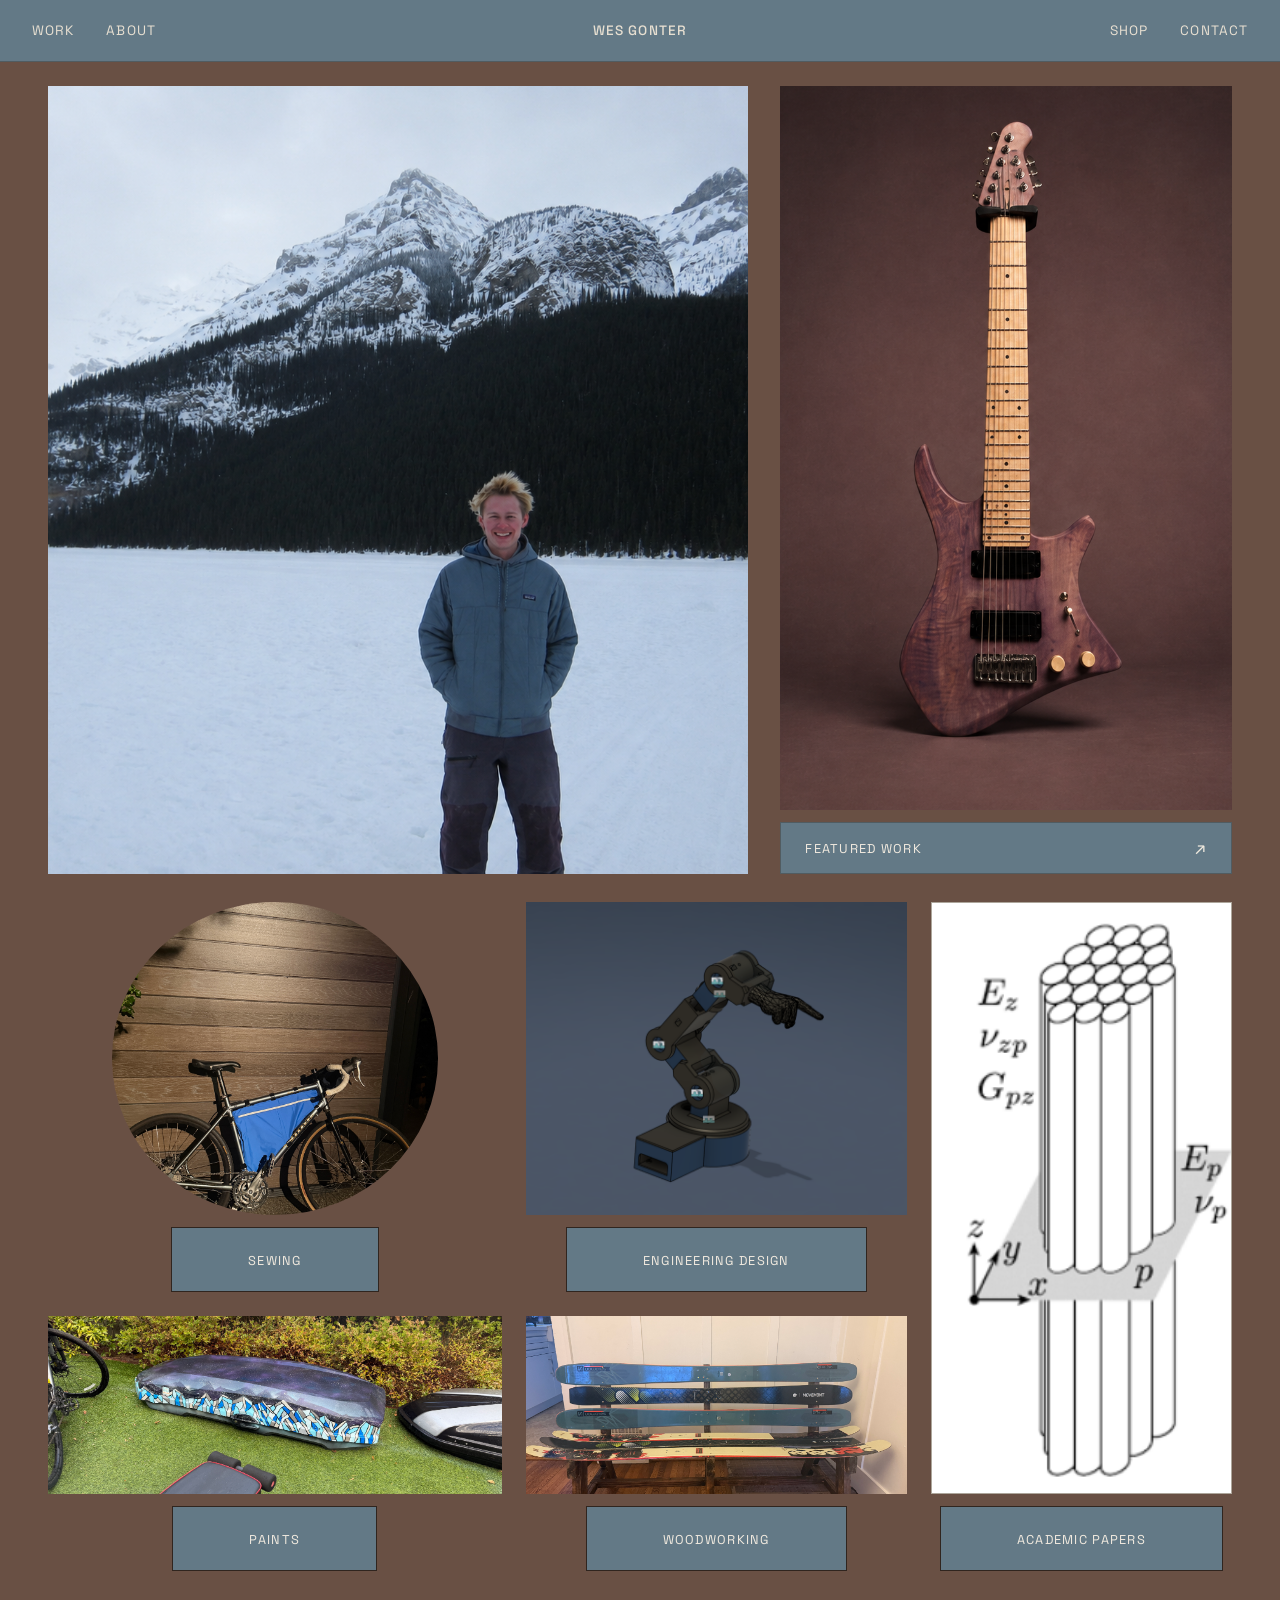
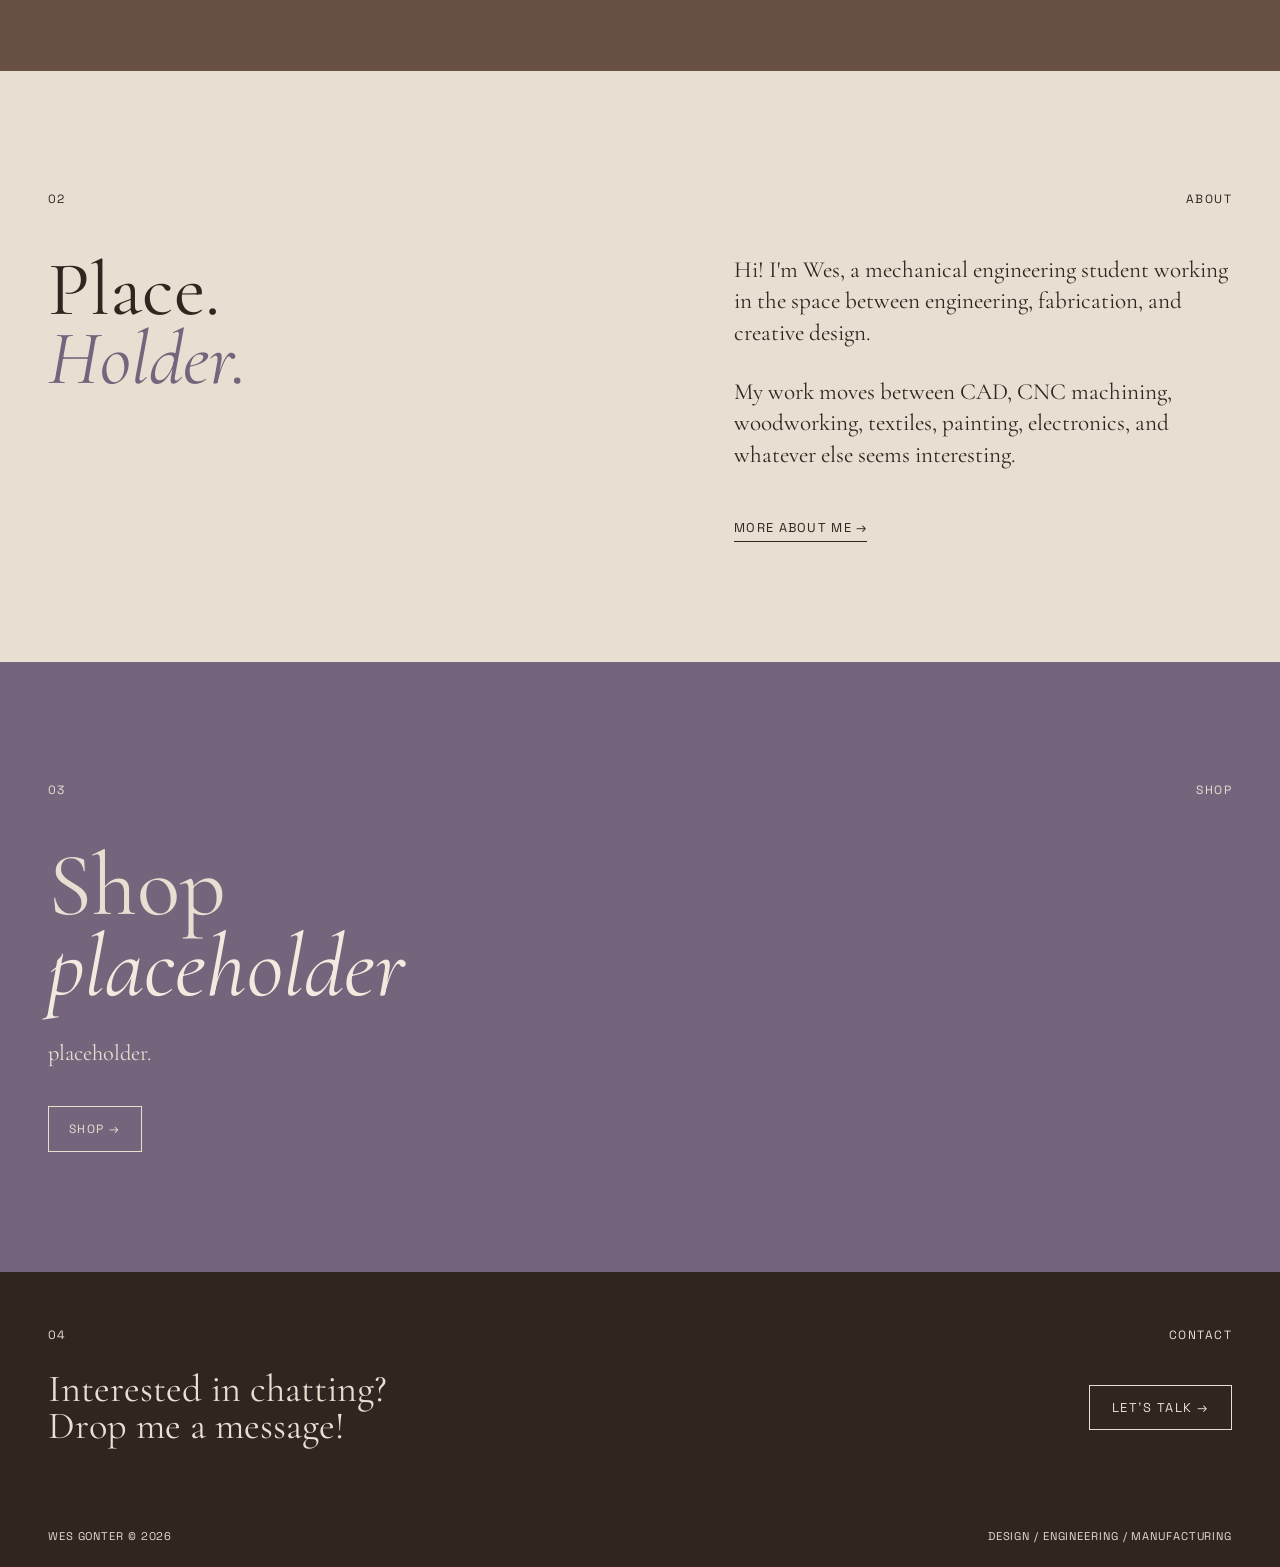
<file: index.html>
<!DOCTYPE html>
<html lang="en">

<head>
    <meta charset="UTF-8">
    <meta name="viewport" content="width=device-width, initial-scale=1.0">

    <title>Wes Gonter - Design, Engineering, and Manufacturing Portfolio</title>

    <!-- Google Fonts -->
    <link rel="preconnect" href="https://fonts.googleapis.com">
    <link rel="preconnect" href="https://fonts.gstatic.com" crossorigin>

    <link
        href="https://fonts.googleapis.com/css2?family=Cormorant+Garamond:ital,wght@0,400;0,500;0,600;0,700;1,400;1,500&family=Space+Grotesk:wght@300;400;500;600&display=swap"
        rel="stylesheet"
    >

    <link rel="stylesheet" href="style.css">
    <script src="menu.js" defer></script>
</head>


<body>


<!-- =========================================================
     HEADER
     ========================================================= -->

<header class="site-header">

    <nav class="nav-left">
        <a href="#work">WORK</a>
        <a href="#about">ABOUT</a>
    </nav>

    <a href="index.html" class="logo">
        WES GONTER
    </a>

    <nav class="nav-right">
        <a href="#shop">SHOP</a>
        <a href="contact.html">CONTACT</a>
    </nav>

</header>


<main>


<!-- =========================================================
     HOMEPAGE HERO
     ========================================================= -->

<section class="hero">

    <div class="hero-grid">


        <!-- =================================================
             PERSONAL PHOTO
             ================================================= -->

        <div class="personal-image">

            <img
                src="images/homepage/PersonalPhoto.png"
                alt="Wes Gonter in the mountains"
            >

        </div>


        <!-- =================================================
             RIGHT COLUMN
             ================================================= -->

        <div class="hero-right">


            <!-- =================================================
                 FEATURED GUITAR
                 ================================================= -->

            <a
                href="projects/guitar.html"
                class="hero-guitar"
            >

                <img
                    src="images/homepage/StudioGuitar.png"
                    alt="Custom 8-string electric guitar"
                >

            </a>


            <!-- =================================================
                 FEATURED WORK LINK
                 ================================================= -->

            <a
                href="projects/guitar.html"
                class="hero-featured"
            >

                <span>FEATURED WORK</span>

                <span class="arrow">↗</span>

            </a>


        </div>

    </div>

</section>


<!-- =========================================================
     PROJECTS
     ========================================================= -->

<section class="work" id="work">

    <div class="project-layout">


        <!-- =================================================
             SEWING / BIKE BAG
             ================================================= -->

        <a
            href="projects/sewing.html"
            class="project-tile project-bike"
        >

            <div class="project-image">

                <img
                    src="images/homepage/BikeBagHomePage.JPG"
                    alt="Bike bag project"
                >

            </div>

            <div class="project-label">
                SEWING
            </div>

        </a>


        <!-- =================================================
             ROBOT ARM / ENGINEERING
             ================================================= -->

        <a
            href="#"
            class="project-tile project-robot"
        >

            <div class="project-image">

                <img
                    src="images/homepage/RobotArmHomePage.png"
                    alt="Robot arm engineering project"
                >

            </div>

            <div class="project-label">
                ENGINEERING DESIGN
            </div>

        </a>


        <!-- =================================================
             PAPERS
             ================================================= -->

        <a
            href="projects/papers.html"
            class="project-tile project-papers"
        >

            <div class="project-image">

                <img
                    src="images/homepage/PapersHomePage.png"
                    alt="Paper project"
                >

            </div>

            <div class="project-label">
                ACADEMIC PAPERS
            </div>

        </a>


        <!-- =================================================
             PAINT / SKI BOX
             ================================================= -->

        <a
            href="projects/paint.html"
            class="project-tile project-paint"
        >

            <div class="project-image">

                <img
                    src="images/homepage/SkiBoxHomePage.JPG"
                    alt="Painted ski box project"
                >

            </div>

            <div class="project-label">
                PAINTS
            </div>

        </a>


        <!-- =================================================
             WOOD / SKI BENCH
             ================================================= -->

        <a
            href="projects/woodworking.html"
            class="project-tile project-wood"
        >

            <div class="project-image">

                <img
                    src="images/homepage/SkiBenchHomePage.jpg"
                    alt="Wooden ski bench project"
                >

            </div>

            <div class="project-label">
                WOODWORKING
            </div>

        </a>

    </div>

</section>


<!-- =========================================================
     ABOUT
     ========================================================= -->

<section class="about" id="about">

    <div class="section-label">

        <span>02</span>
        <span>ABOUT</span>

    </div>


    <div class="about-layout">


        <div class="about-heading">

            <h2>
                Place.<br>
                <em>Holder.</em>
            </h2>

        </div>


        <div class="about-copy">

            <p>
                Hi! I'm Wes, a mechanical engineering student
                working in the space between engineering,
                fabrication, and creative design.
            </p>

            <p>
                My work moves between CAD,
                CNC machining, woodworking, 
                textiles, painting, electronics, and whatever else
                seems interesting.
            </p>

            <a
                href="#"
                class="text-link"
            >
                MORE ABOUT ME →
            </a>

        </div>

    </div>

</section>


<!-- =========================================================
     SHOP
     ========================================================= -->

<section class="shop" id="shop">

    <div class="section-label">

        <span>03</span>
        <span>SHOP</span>

    </div>


    <div class="shop-content">

        <h2>
            Shop<br>
            <em>placeholder</em>
        </h2>

        <p>
            placeholder.
        </p>

        <span class="shop-status">
            SHOP →
        </span>

    </div>

</section>


<!-- =========================================================
     CONTACT
     ========================================================= -->

<section class="contact" id="contact">

    <div class="section-label">

        <span>04</span>
        <span>CONTACT</span>

    </div>


    <div class="contact-content">

        <p>
            Interested in chatting?<br>
            Drop me a message!
        </p>


        <a href="contact.html">
            LET'S TALK →
        </a>

    </div>

</section>


</main>


<!-- =========================================================
     FOOTER
     ========================================================= -->

<footer>

    <span>
        WES GONTER © 2026
    </span>

    <span>
        DESIGN / ENGINEERING / MANUFACTURING
    </span>

</footer>


</body>
</html>
</file>
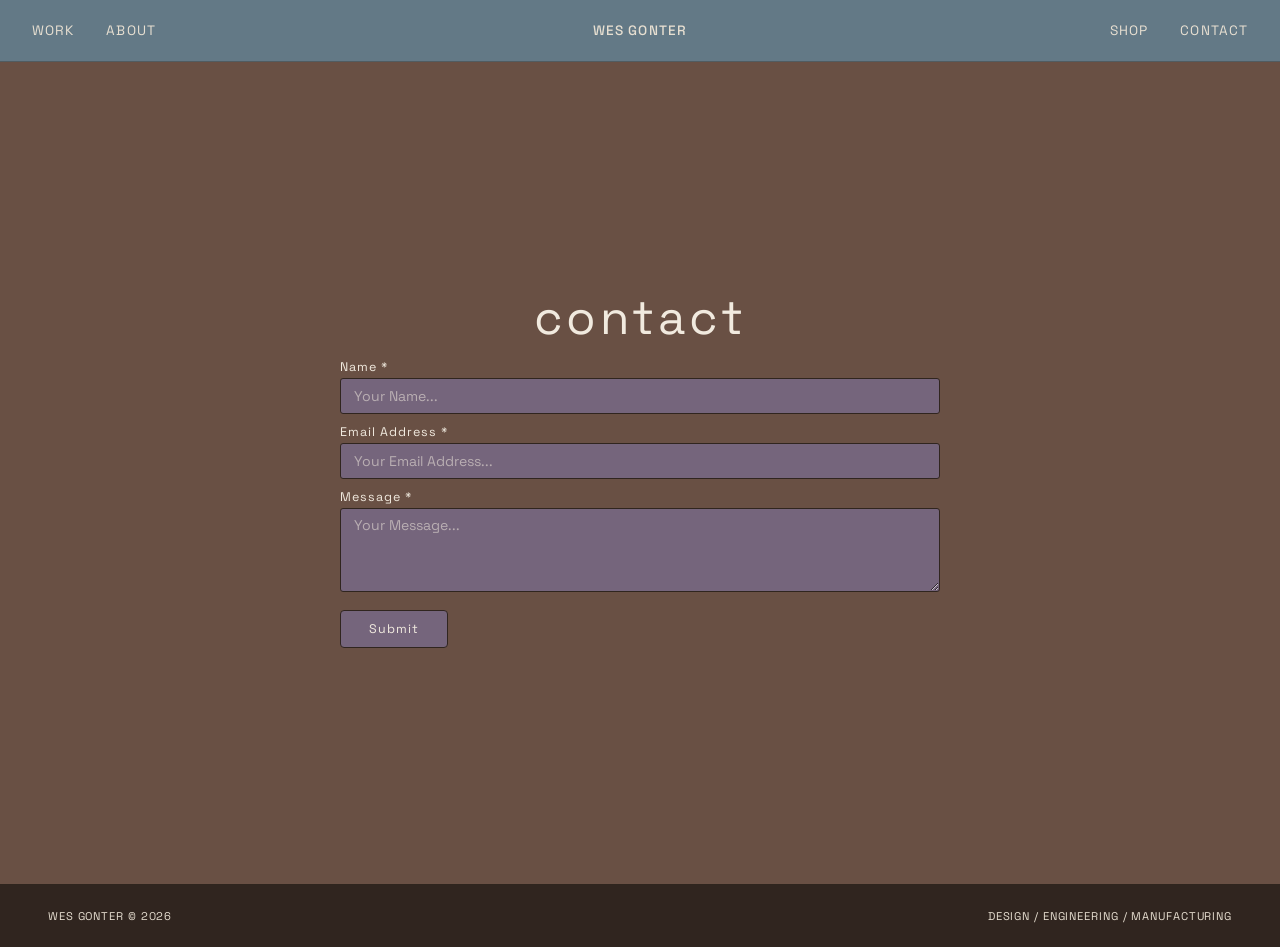
<file: contact.html>
<!DOCTYPE html>
<html lang="en">

<head>
    <meta charset="UTF-8">
    <meta name="viewport" content="width=device-width, initial-scale=1.0">

    <title>Contact — Wes Gonter</title>

    <!-- Google Fonts -->
    <link rel="preconnect" href="https://fonts.googleapis.com">
    <link rel="preconnect" href="https://fonts.gstatic.com" crossorigin>

    <link
        href="https://fonts.googleapis.com/css2?family=Cormorant+Garamond:ital,wght@0,400;0,500;0,600;0,700;1,400;1,500&family=Space+Grotesk:wght@300;400;500;600&display=swap"
        rel="stylesheet"
    >

    <link rel="stylesheet" href="style.css">
    <script src="menu.js" defer></script>
</head>


<body>

<!-- =========================================================
     HEADER
     ========================================================= -->

<header class="site-header">

    <nav class="nav-left">
        <a href="index.html#work">WORK</a>
        <a href="index.html#about">ABOUT</a>
    </nav>

    <a href="index.html" class="logo">
        WES GONTER
    </a>

    <nav class="nav-right">
        <a href="index.html#shop">SHOP</a>
        <a href="contact.html">CONTACT</a>
    </nav>

</header>


<!-- =========================================================
     CONTACT PAGE
     ========================================================= -->

<main class="contact-page">

    <div class="contact-page-inner">

        <h1>contact</h1>


        <!-- =================================================
             CONTACT FORM
             ================================================= -->

        <form
            class="contact-form"
            action="https://formsubmit.co/wesgonter@gmail.com"
            method="POST"
        >

            <!-- NAME -->

            <div class="form-field">

                <label for="name">
                    Name *
                </label>

                <input
                    type="text"
                    id="name"
                    name="name"
                    placeholder="Your Name..."
                    required
                >

            </div>


            <!-- EMAIL -->

            <div class="form-field">

                <label for="email">
                    Email Address *
                </label>

                <input
                    type="email"
                    id="email"
                    name="email"
                    placeholder="Your Email Address..."
                    required
                >

            </div>


            <!-- MESSAGE -->

            <div class="form-field">

                <label for="message">
                    Message *
                </label>

                <textarea
                    id="message"
                    name="message"
                    placeholder="Your Message..."
                    required
                ></textarea>

            </div>


            <!-- =================================================
                 FORM SUBMIT SETTINGS
                 ================================================= -->

            <!-- Subject of the email you receive -->

            <input
                type="hidden"
                name="_subject"
                value="New message from Wes Gonter Portfolio"
            >


            <!-- Redirect visitor to your custom thank-you page -->

            <input
                type="hidden"
                name="_next"
                value="https://wesleygonter.github.io/thank-you.html"
            >


            <!-- Disable FormSubmit CAPTCHA -->

            <input
                type="hidden"
                name="_captcha"
                value="false"
            >


            <!-- =================================================
                 SUBMIT BUTTON
                 ================================================= -->

            <button
                type="submit"
                class="contact-submit"
            >
                Submit
            </button>

        </form>

    </div>

</main>


<!-- =========================================================
     FOOTER
     ========================================================= -->

<footer>

    <span>
        WES GONTER © 2026
    </span>

    <span>
        DESIGN / ENGINEERING / MANUFACTURING
    </span>

</footer>

</body>
</html>
</file>
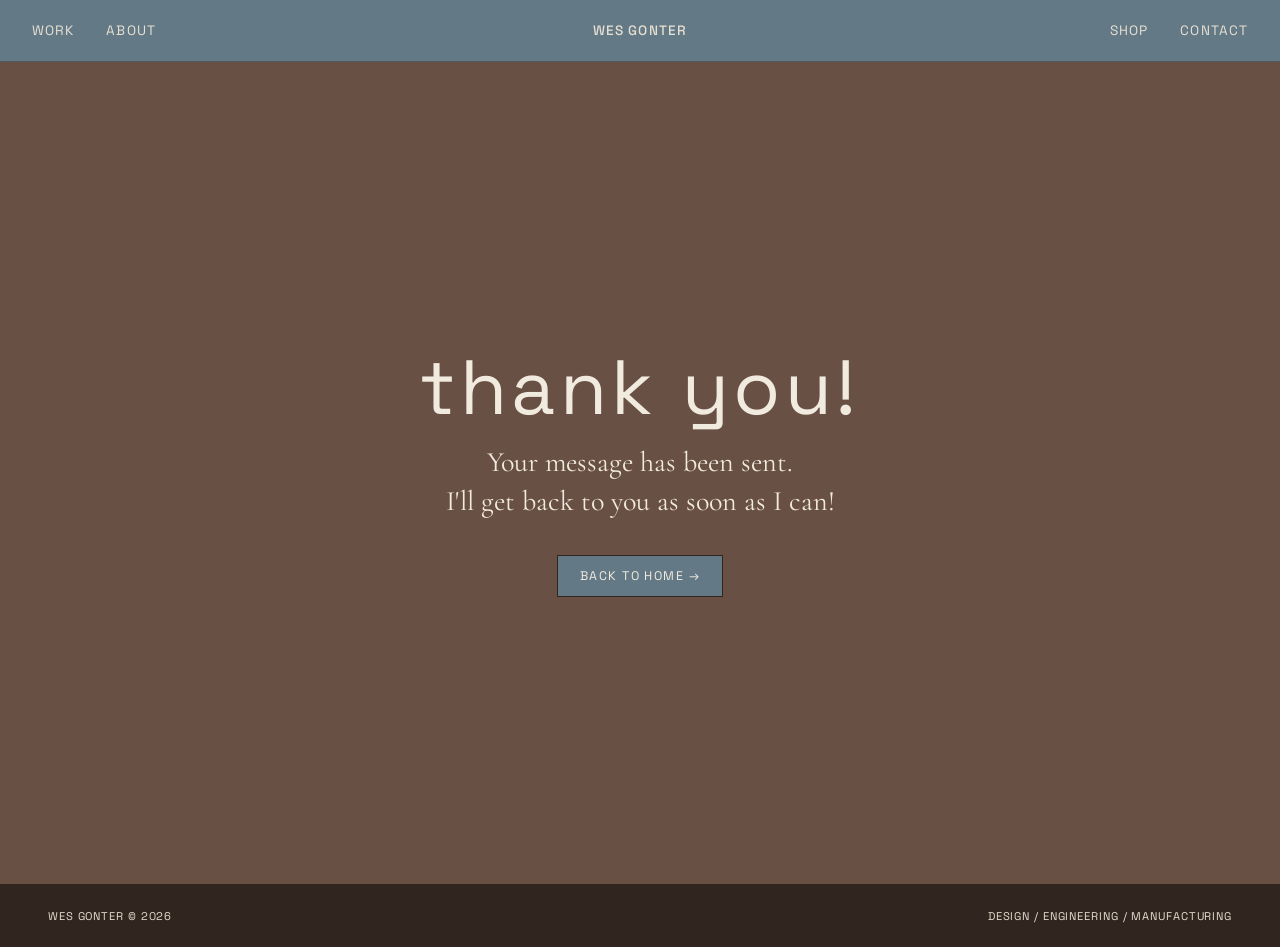
<file: thank-you.html>
<!DOCTYPE html>
<html lang="en">

<head>
    <meta charset="UTF-8">
    <meta name="viewport" content="width=device-width, initial-scale=1.0">

    <title>Thank You — Wes Gonter</title>

    <!-- Google Fonts -->
    <link rel="preconnect" href="https://fonts.googleapis.com">
    <link rel="preconnect" href="https://fonts.gstatic.com" crossorigin>

    <link
        href="https://fonts.googleapis.com/css2?family=Cormorant+Garamond:ital,wght@0,400;0,500;0,600;0,700;1,400;1,500&family=Space+Grotesk:wght@300;400;500;600&display=swap"
        rel="stylesheet"
    >

    <link rel="stylesheet" href="style.css">
    <script src="menu.js" defer></script>
</head>


<body>

<!-- =========================================================
     HEADER
     ========================================================= -->

<header class="site-header">

    <nav class="nav-left">
        <a href="index.html#work">WORK</a>
        <a href="index.html#about">ABOUT</a>
    </nav>

    <a href="index.html" class="logo">
        WES GONTER
    </a>

    <nav class="nav-right">
        <a href="index.html#shop">SHOP</a>
        <a href="contact.html">CONTACT</a>
    </nav>

</header>


<!-- =========================================================
     THANK YOU PAGE
     ========================================================= -->

<main class="thank-you-page">

    <div class="thank-you-content">

        <h1>
            thank you!
        </h1>

        <p>
            Your message has been sent.
        </p>

        <p>
            I'll get back to you as soon as I can!
        </p>

        <a
            href="index.html"
            class="thank-you-link"
        >
            BACK TO HOME →
        </a>

    </div>

</main>


<!-- =========================================================
     FOOTER
     ========================================================= -->

<footer>

    <span>
        WES GONTER © 2026
    </span>

    <span>
        DESIGN / ENGINEERING / MANUFACTURING
    </span>

</footer>

</body>
</html>
</file>
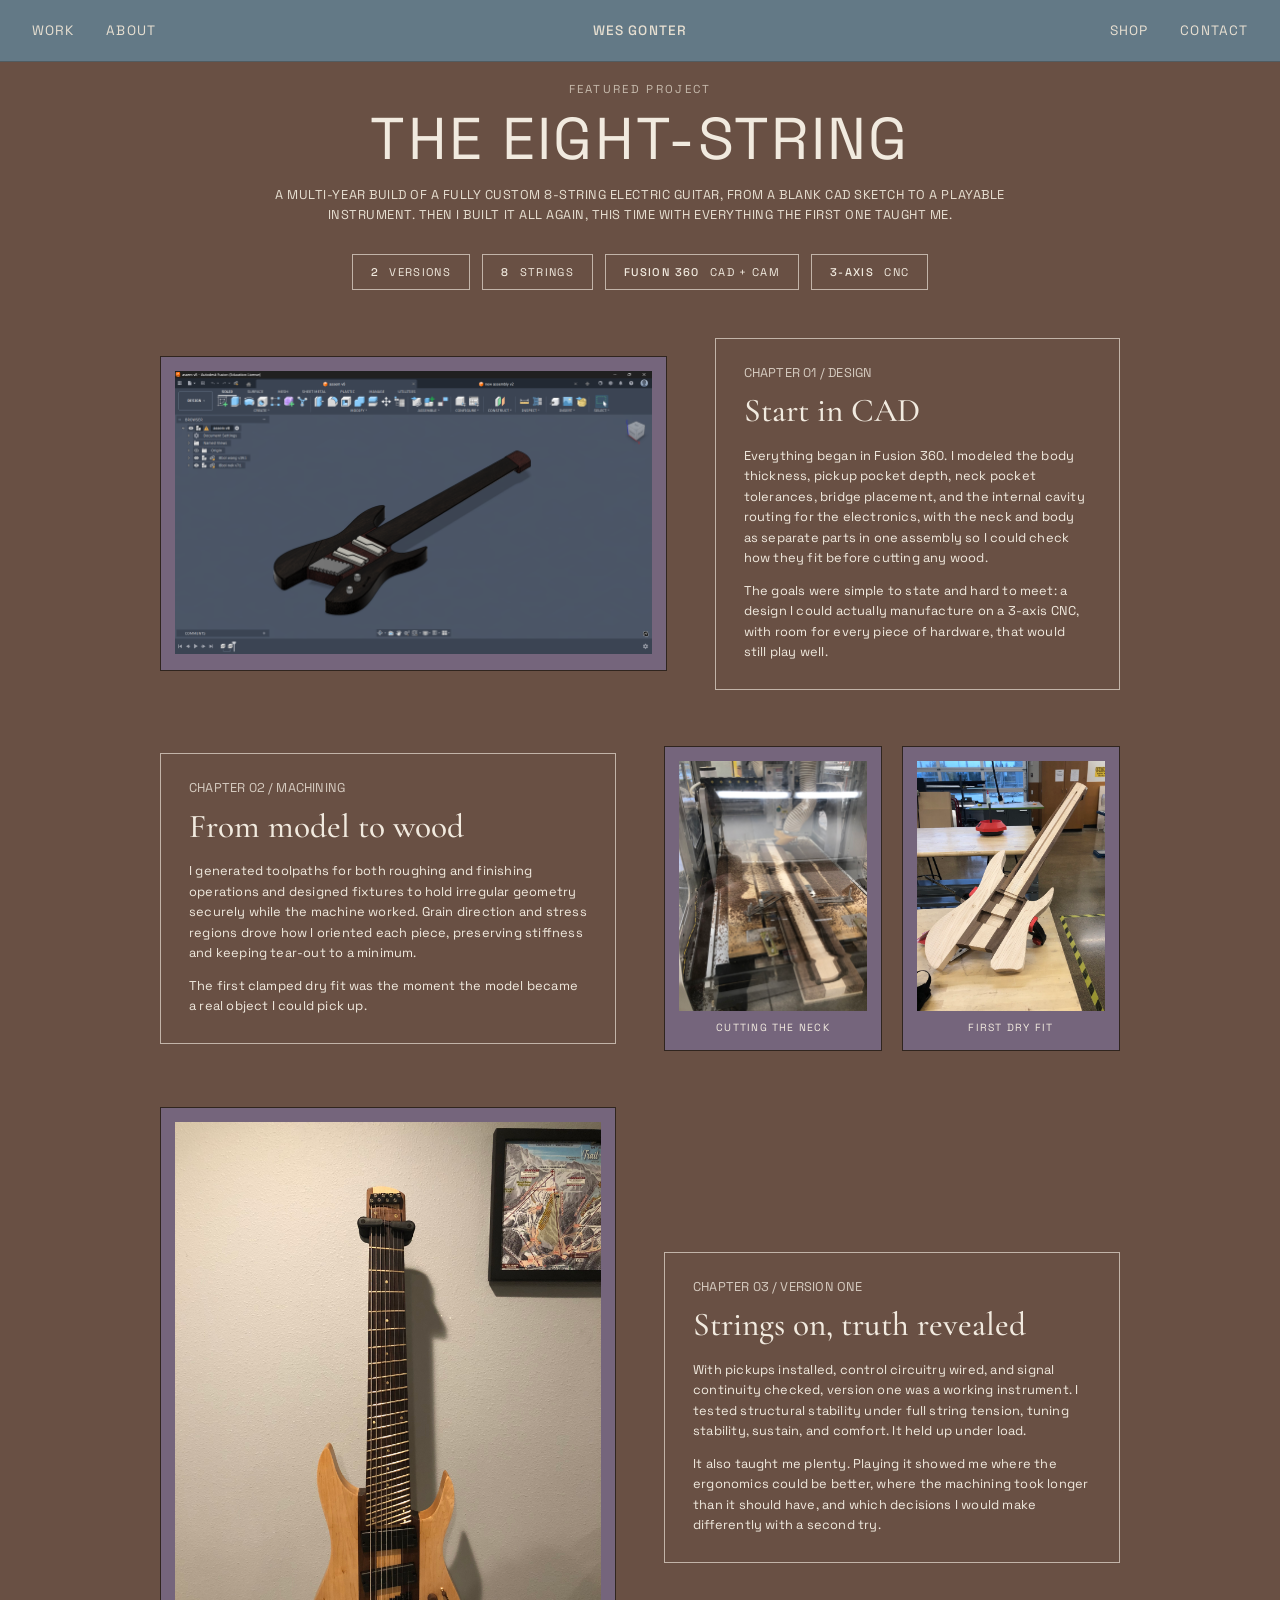
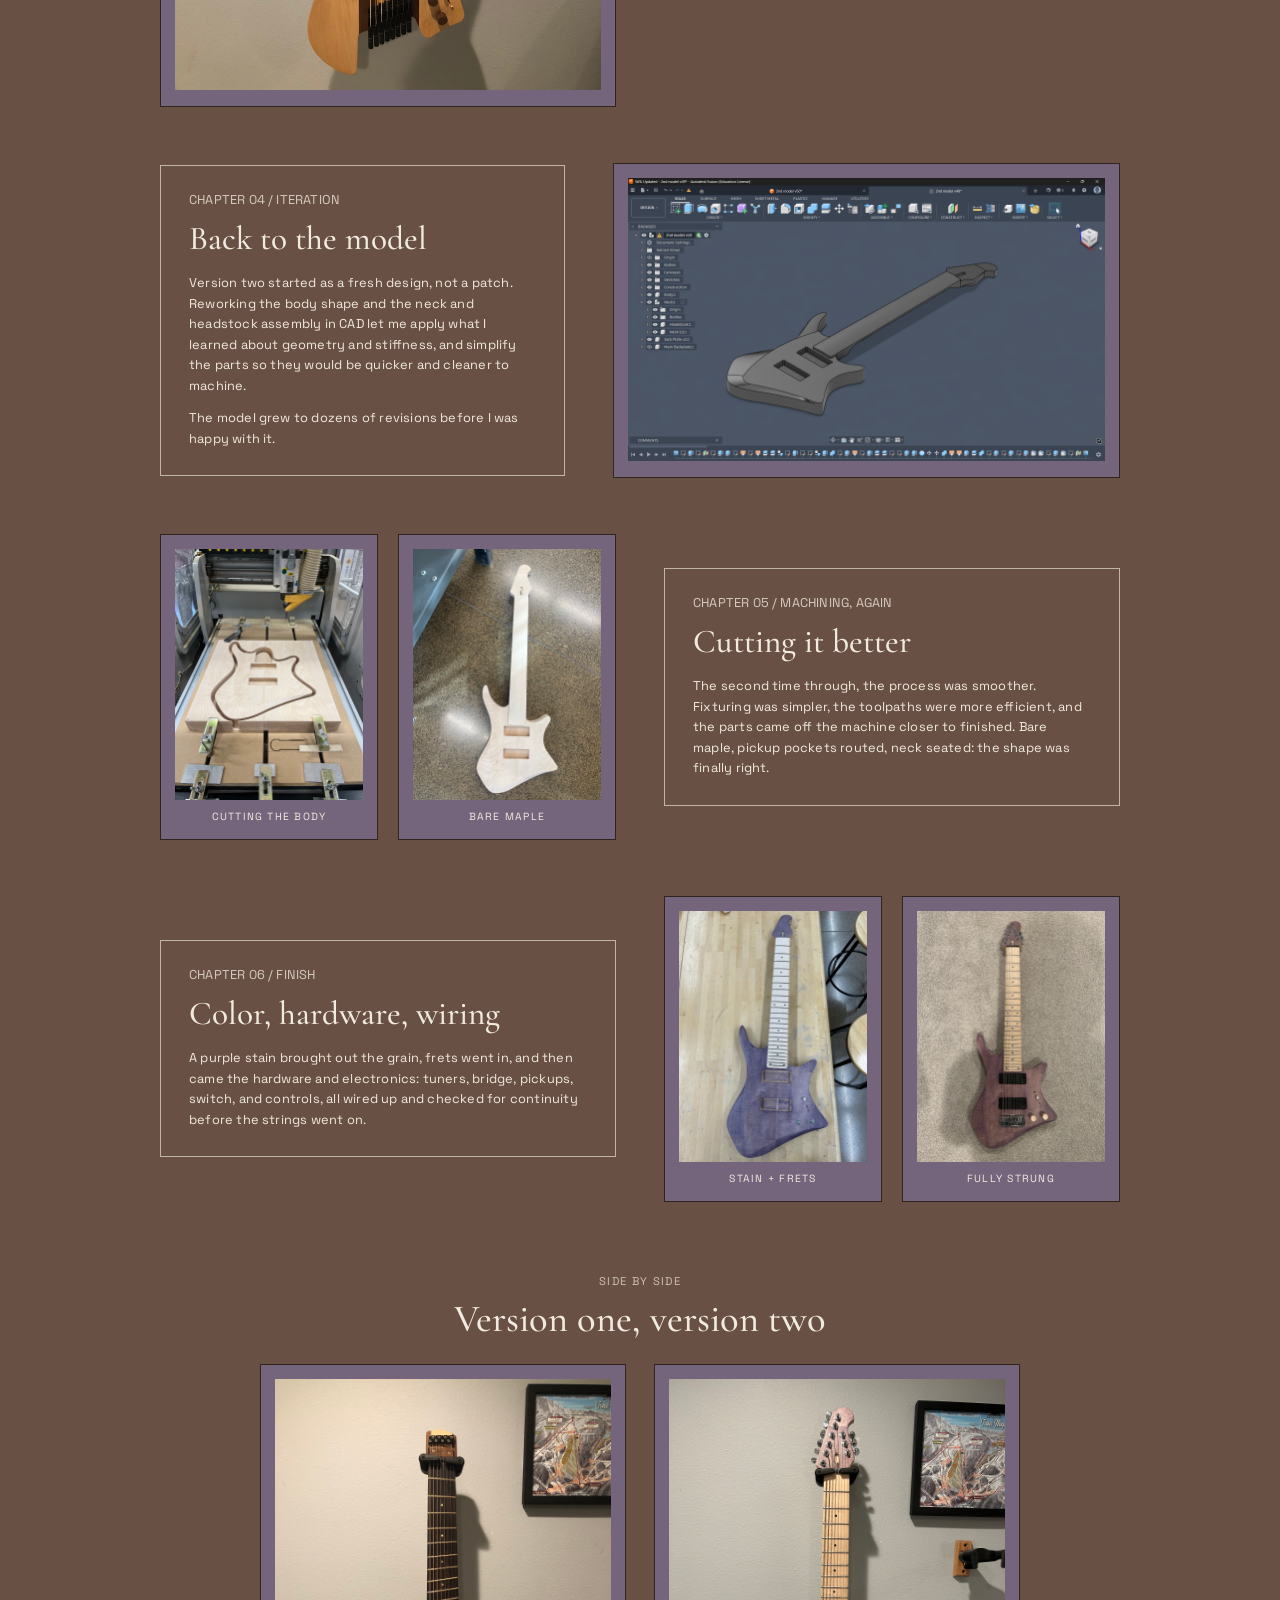
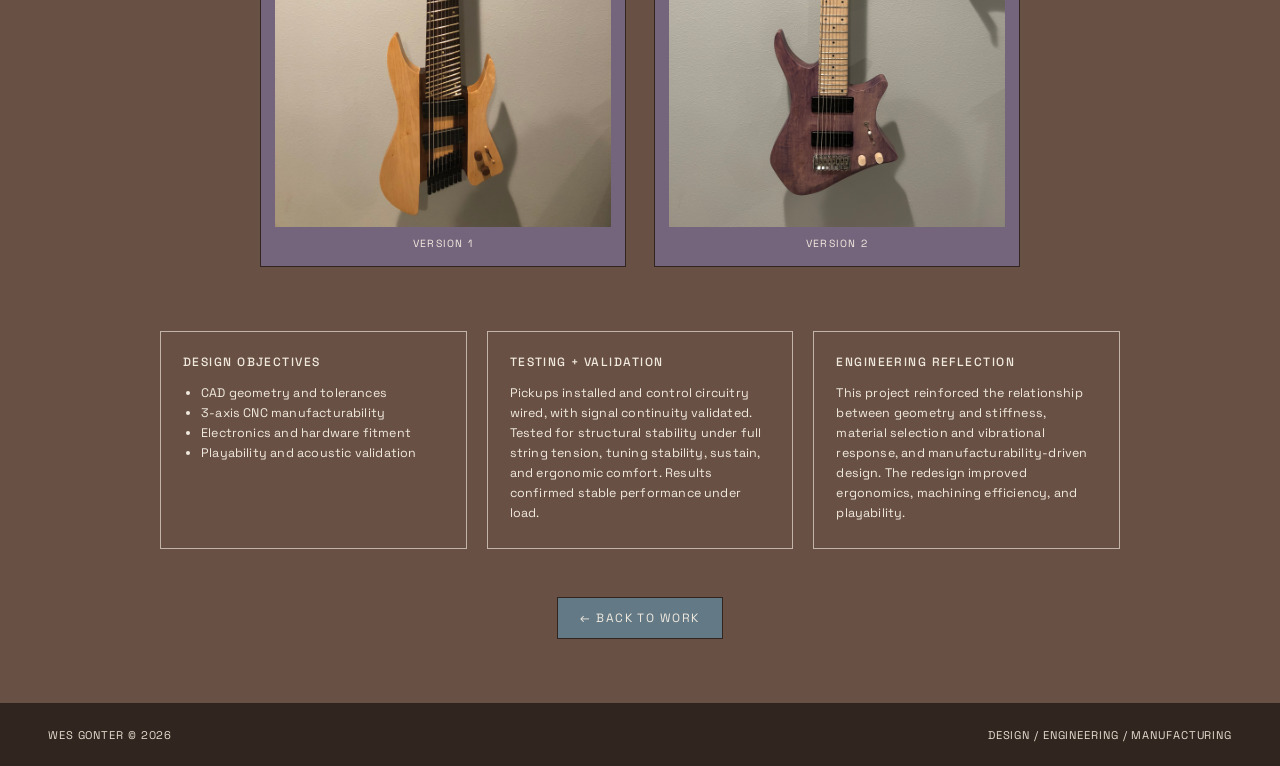
<file: projects/guitar.html>
<!DOCTYPE html>
<html lang="en">

<head>
    <meta charset="UTF-8">
    <meta name="viewport" content="width=device-width, initial-scale=1.0">

    <title>Guitar — Wes Gonter</title>

    <!-- Google Fonts -->
    <link rel="preconnect" href="https://fonts.googleapis.com">
    <link rel="preconnect" href="https://fonts.gstatic.com" crossorigin>

    <link
        href="https://fonts.googleapis.com/css2?family=Cormorant+Garamond:ital,wght@0,400;0,500;0,600;0,700;1,400;1,500&family=Space+Grotesk:wght@300;400;500;600&display=swap"
        rel="stylesheet"
    >

    <!-- CSS is one folder above guitar.html -->
    <link rel="stylesheet" href="../style.css">
    <script src="../menu.js" defer></script>
</head>


<body>


<!-- =========================================================
     HEADER
     ========================================================= -->

<header class="site-header">

    <nav class="nav-left">
        <a href="../index.html#work">WORK</a>
        <a href="../index.html#about">ABOUT</a>
    </nav>

    <a href="../index.html" class="logo">
        WES GONTER
    </a>

    <nav class="nav-right">
        <a href="../index.html#shop">SHOP</a>
        <a href="../contact.html">CONTACT</a>
    </nav>

</header>


<!-- =========================================================
     GUITAR PAGE

     IMAGE FILE NAMES: every <img> below points to ../images/.
     Rename the files to match, or change the src values.
       Fusion360_V1.png      Fusion screenshot, first guitar
       CNC_Neck_V1.JPG       CNC cutting the first neck
       GlueUp_V1.JPG         first body + neck, clamped
       Guitar_V1_Wall.JPG    finished first guitar on the wall
       Fusion360_V2.png      Fusion screenshot, second guitar
       CNC_Body_V2.JPG       CNC cutting the second body
       Raw_V2.JPG            second guitar, bare maple
       Stained_V2.JPG        second guitar, stained and fretted
       Guitar_V2_Carpet.JPG  finished second guitar, flat
       Guitar_V2_Wall.JPG    finished second guitar on the wall
     ========================================================= -->

<main class="guitar-page">


    <!-- =====================================================
         TITLE + INTRO
         ===================================================== -->

    <div class="gt-head">

        <p class="gt-kicker">FEATURED PROJECT</p>

        <h1 class="guitar-title">THE EIGHT-STRING</h1>

        <p class="gt-intro">
            A MULTI-YEAR BUILD OF A FULLY CUSTOM 8-STRING ELECTRIC
            GUITAR, FROM A BLANK CAD SKETCH TO A PLAYABLE
            INSTRUMENT. THEN I BUILT IT ALL AGAIN, THIS TIME WITH
            EVERYTHING THE FIRST ONE TAUGHT ME.
        </p>

        <ul class="gt-facts">
            <li><strong>2</strong> VERSIONS</li>
            <li><strong>8</strong> STRINGS</li>
            <li><strong>FUSION 360</strong> CAD + CAM</li>
            <li><strong>3-AXIS</strong> CNC</li>
        </ul>

    </div>


    <!-- =====================================================
         CHAPTER 1: DESIGN (version 1 CAD)
         ===================================================== -->

    <section class="gt-chapter gt-wide">

        <div class="gt-media gt-panel">
            <figure class="gt-photo">
                <img src="../images/featuredwork/Guitar1CAD.png" alt="Fusion 360 model of the first guitar body and neck">
            </figure>
        </div>

        <div class="gt-card">
            <p class="gt-meta">CHAPTER 01 / DESIGN</p>
            <h2>Start in CAD</h2>
            <p>
                Everything began in Fusion 360. I modeled the body
                thickness, pickup pocket depth, neck pocket
                tolerances, bridge placement, and the internal cavity
                routing for the electronics, with the neck and body
                as separate parts in one assembly so I could check
                how they fit before cutting any wood.
            </p>
            <p>
                The goals were simple to state and hard to meet: a
                design I could actually manufacture on a 3-axis CNC,
                with room for every piece of hardware, that would
                still play well.
            </p>
        </div>

    </section>


    <!-- =====================================================
         CHAPTER 2: MACHINING (version 1)
         ===================================================== -->

    <section class="gt-chapter gt-reverse">

        <div class="gt-media gt-pair">

            <div class="gt-panel gt-item">
                <figure class="gt-photo gt-tall">
                    <img src="../images/featuredwork/Guitar1CNC.jpeg" alt="CNC router cutting the walnut and maple neck">
                </figure>
                <p class="gt-caption">CUTTING THE NECK</p>
            </div>

            <div class="gt-panel gt-item">
                <figure class="gt-photo gt-tall">
                    <img src="../images/featuredwork/Guitar1Body.jpeg" alt="First guitar body and neck dry-fit and clamped, with pickup pockets routed">
                </figure>
                <p class="gt-caption">FIRST DRY FIT</p>
            </div>

        </div>

        <div class="gt-card">
            <p class="gt-meta">CHAPTER 02 / MACHINING</p>
            <h2>From model to wood</h2>
            <p>
                I generated toolpaths for both roughing and finishing
                operations and designed fixtures to hold irregular
                geometry securely while the machine worked. Grain
                direction and stress regions drove how I oriented each
                piece, preserving stiffness and keeping tear-out to a
                minimum.
            </p>
            <p>
                The first clamped dry fit was the moment the model
                became a real object I could pick up.
            </p>
        </div>

    </section>


    <!-- =====================================================
         CHAPTER 3: VERSION 1 FINISHED
         ===================================================== -->

    <section class="gt-chapter">

        <div class="gt-media gt-panel gt-single">
            <figure class="gt-photo gt-tall">
                <img src="../images/featuredwork/Guitar1Hanging.jpeg" alt="The finished first guitar hanging on a wall">
            </figure>
        </div>

        <div class="gt-card">
            <p class="gt-meta">CHAPTER 03 / VERSION ONE</p>
            <h2>Strings on, truth revealed</h2>
            <p>
                With pickups installed, control circuitry wired, and
                signal continuity checked, version one was a working
                instrument. I tested structural stability under full
                string tension, tuning stability, sustain, and
                comfort. It held up under load.
            </p>
            <p>
                It also taught me plenty. Playing it showed me where
                the ergonomics could be better, where the machining
                took longer than it should have, and which decisions
                I would make differently with a second try.
            </p>
        </div>

    </section>


    <!-- =====================================================
         CHAPTER 4: REDESIGN (version 2 CAD)
         ===================================================== -->

    <section class="gt-chapter gt-wide gt-reverse">

        <div class="gt-media gt-panel">
            <figure class="gt-photo">
                <img src="../images/featuredwork/Guitar2CAD.png" alt="Fusion 360 model of the second guitar, with a full headstock">
            </figure>
        </div>

        <div class="gt-card">
            <p class="gt-meta">CHAPTER 04 / ITERATION</p>
            <h2>Back to the model</h2>
            <p>
                Version two started as a fresh design, not a patch.
                Reworking the body shape and the neck and headstock
                assembly in CAD let me apply what I learned about
                geometry and stiffness, and simplify the parts so
                they would be quicker and cleaner to machine.
            </p>
            <p>
                The model grew to dozens of revisions before I was
                happy with it.
            </p>
        </div>

    </section>


    <!-- =====================================================
         CHAPTER 5: MACHINING (version 2)
         ===================================================== -->

    <section class="gt-chapter">

        <div class="gt-media gt-pair">

            <div class="gt-panel gt-item">
                <figure class="gt-photo gt-tall">
                    <img src="../images/featuredwork/Guitar2CNC.jpeg" alt="CNC router cutting the second guitar body from a maple blank">
                </figure>
                <p class="gt-caption">CUTTING THE BODY</p>
            </div>

            <div class="gt-panel gt-item">
                <figure class="gt-photo gt-tall">
                    <img src="../images/featuredwork/Guitar2UnfinishedBody.jpeg" alt="The second guitar in bare maple with neck attached">
                </figure>
                <p class="gt-caption">BARE MAPLE</p>
            </div>

        </div>

        <div class="gt-card">
            <p class="gt-meta">CHAPTER 05 / MACHINING, AGAIN</p>
            <h2>Cutting it better</h2>
            <p>
                The second time through, the process was smoother.
                Fixturing was simpler, the toolpaths were more
                efficient, and the parts came off the machine closer
                to finished. Bare maple, pickup pockets routed, neck
                seated: the shape was finally right.
            </p>
        </div>

    </section>


    <!-- =====================================================
         CHAPTER 6: FINISH + HARDWARE (version 2)
         ===================================================== -->

    <section class="gt-chapter gt-reverse">

        <div class="gt-media gt-pair">

            <div class="gt-panel gt-item">
                <figure class="gt-photo gt-tall">
                    <img src="../images/featuredwork/Guitar2Body.JPG" alt="The second guitar stained purple with frets installed">
                </figure>
                <p class="gt-caption">STAIN + FRETS</p>
            </div>

            <div class="gt-panel gt-item">
                <figure class="gt-photo gt-tall">
                    <img src="../images/featuredwork/Guitar2CompletedFloor.JPG" alt="The finished second guitar lying flat, fully strung">
                </figure>
                <p class="gt-caption">FULLY STRUNG</p>
            </div>

        </div>

        <div class="gt-card">
            <p class="gt-meta">CHAPTER 06 / FINISH</p>
            <h2>Color, hardware, wiring</h2>
            <p>
                A purple stain brought out the grain, frets went in,
                and then came the hardware and electronics: tuners,
                bridge, pickups, switch, and controls, all wired up
                and checked for continuity before the strings went on.
            </p>
        </div>

    </section>


    <!-- =====================================================
         SIDE BY SIDE
         ===================================================== -->

    <section class="gt-compare">

        <div class="gt-compare-head">
            <p class="gt-meta">SIDE BY SIDE</p>
            <h2>Version one, version two</h2>
        </div>

        <div class="gt-compare-grid">

            <div class="gt-panel gt-item">
                <figure class="gt-photo gt-tall">
                    <img src="../images/featuredwork/Guitar1Hanging.jpeg" alt="Version one of the guitar on the wall">
                </figure>
                <p class="gt-caption">VERSION 1</p>
            </div>

            <div class="gt-panel gt-item">
                <figure class="gt-photo gt-tall">
                    <img src="../images/featuredwork/Guitar2CompleteHanging.JPG" alt="Version two of the guitar on the wall">
                </figure>
                <p class="gt-caption">VERSION 2</p>
            </div>

        </div>

    </section>


    <!-- =====================================================
         ENGINEERING SUMMARY: three cards
         ===================================================== -->

    <section class="gt-summary">

        <div class="gt-summary-card">
            <h3>DESIGN OBJECTIVES</h3>
            <ul>
                <li>CAD geometry and tolerances</li>
                <li>3-axis CNC manufacturability</li>
                <li>Electronics and hardware fitment</li>
                <li>Playability and acoustic validation</li>
            </ul>
        </div>

        <div class="gt-summary-card">
            <h3>TESTING + VALIDATION</h3>
            <p>
                Pickups installed and control circuitry wired, with
                signal continuity validated. Tested for structural
                stability under full string tension, tuning stability,
                sustain, and ergonomic comfort. Results confirmed
                stable performance under load.
            </p>
        </div>

        <div class="gt-summary-card">
            <h3>ENGINEERING REFLECTION</h3>
            <p>
                This project reinforced the relationship between
                geometry and stiffness, material selection and
                vibrational response, and manufacturability-driven
                design. The redesign improved ergonomics, machining
                efficiency, and playability.
            </p>
        </div>

    </section>


    <div class="gt-back">
        <a href="../index.html#work" class="gt-button">&larr; BACK TO WORK</a>
    </div>

</main>


<!-- =========================================================
     FOOTER
     ========================================================= -->

<footer>

    <span>WES GONTER © 2026</span>

    <span>DESIGN / ENGINEERING / MANUFACTURING</span>

</footer>


</body>
</html>
</file>
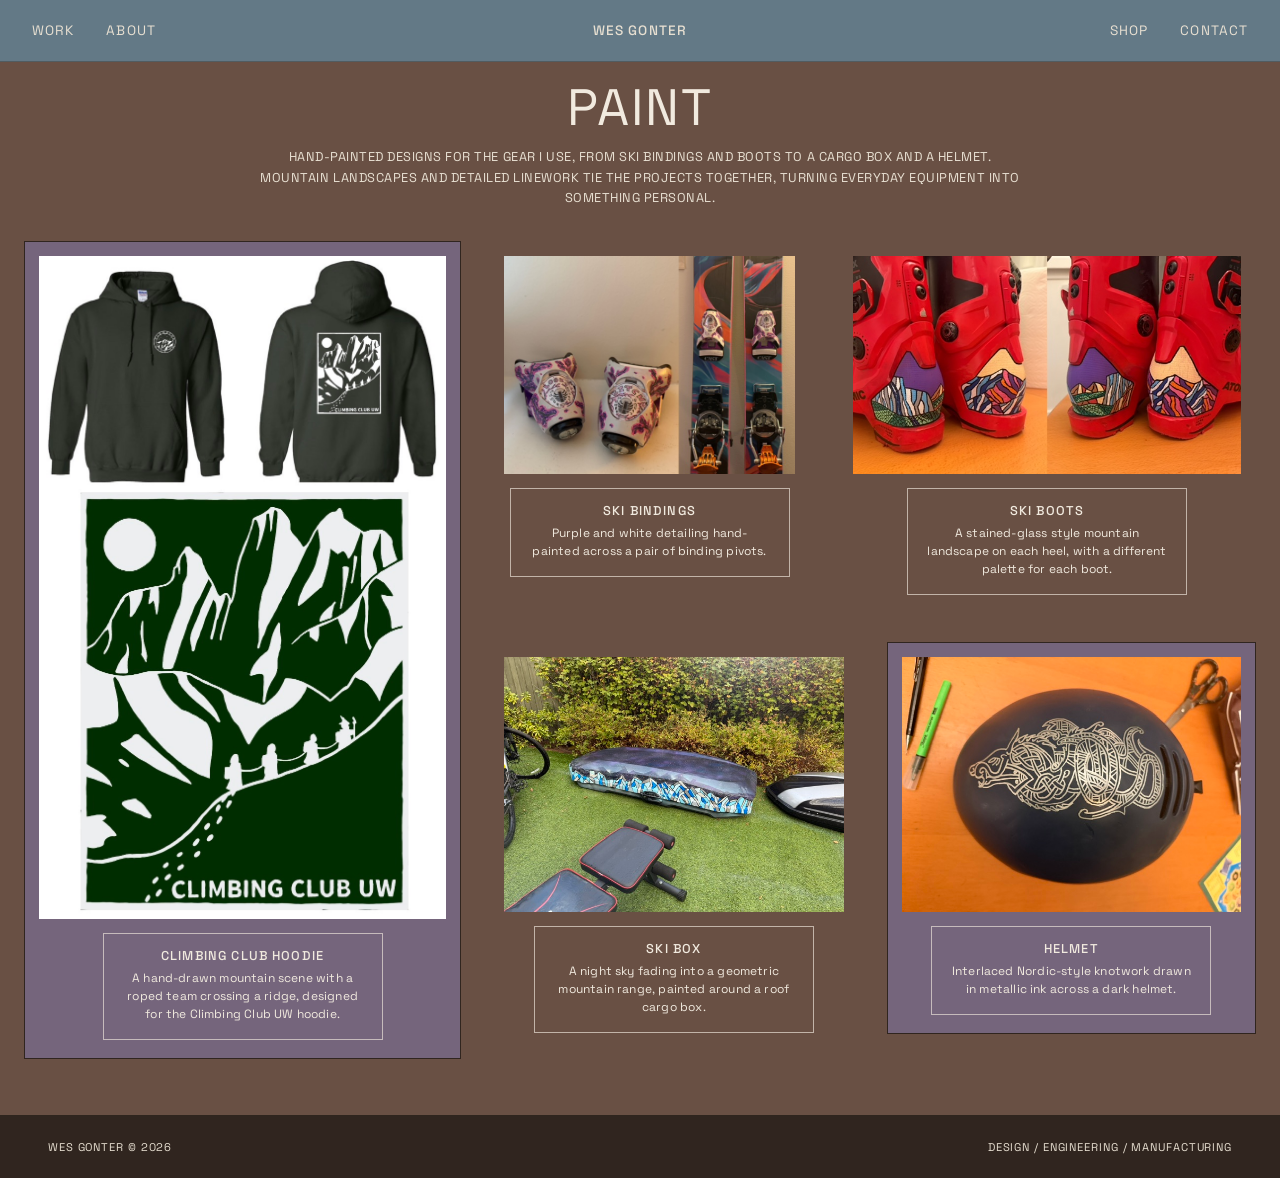
<file: projects/paint.html>
<!DOCTYPE html>
<html lang="en">

<head>
    <meta charset="UTF-8">
    <meta name="viewport" content="width=device-width, initial-scale=1.0">

    <title>Paint — Wes Gonter</title>

    <!-- Google Fonts -->
    <link rel="preconnect" href="https://fonts.googleapis.com">
    <link rel="preconnect" href="https://fonts.gstatic.com" crossorigin>

    <link
        href="https://fonts.googleapis.com/css2?family=Cormorant+Garamond:ital,wght@0,400;0,500;0,600;0,700;1,400;1,500&family=Space+Grotesk:wght@300;400;500;600&display=swap"
        rel="stylesheet"
    >

    <!-- CSS is one folder above paint.html -->
    <link rel="stylesheet" href="../style.css">
    <script src="../menu.js" defer></script>
</head>


<body>


<!-- =========================================================
     HEADER
     ========================================================= -->

<header class="site-header">

    <nav class="nav-left">
        <a href="../index.html#work">WORK</a>
        <a href="../index.html#about">ABOUT</a>
    </nav>

    <a href="../index.html" class="logo">
        WES GONTER
    </a>

    <nav class="nav-right">
        <a href="../index.html#shop">SHOP</a>
        <a href="../contact.html">CONTACT</a>
    </nav>

</header>


<!-- =========================================================
     PAINT PAGE
     ========================================================= -->

<main class="paint-page">

    <!-- =====================================================
         TITLE + INTRO  (draft intro: edit freely)
         ===================================================== -->

    <div class="pt-head">

        <h1 class="paint-title">PAINT</h1>

        <p class="pt-intro">
            HAND-PAINTED DESIGNS FOR THE GEAR I USE, FROM SKI
            BINDINGS AND BOOTS TO A CARGO BOX AND A HELMET.
            MOUNTAIN LANDSCAPES AND DETAILED LINEWORK TIE THE
            PROJECTS TOGETHER, TURNING EVERYDAY EQUIPMENT INTO
            SOMETHING PERSONAL.
        </p>

    </div>


    <!-- =====================================================
         LAYOUT
         LEFT:  tall hoodie design
         RIGHT: two rows of photos (pivots + boots, box + helmet)

         --ratio is each photo's width ÷ height. Photos in the
         same row automatically scale to the same height.
         Current photos: pivots 1.33, boots 1.78, hoodie 0.61,
         box 1.33, helmet 1.33. Update them if you swap photos.
         ===================================================== -->

    <section class="pt-layout">


        <!-- HOODIE (left, tall) -->

        <div class="pt-item pt-panel pt-hoodie" style="--ratio: 0.614;">
            <figure class="pt-photo">
                <img src="../images/paint/SweatshirtPaint.jpg" alt="Climbing Club UW hoodie design">
            </figure>

            <div class="pt-card">
                <h2>CLIMBING CLUB HOODIE</h2>
                <p>
                    A hand-drawn mountain scene with a roped team
                    crossing a ridge, designed for the Climbing
                    Club UW hoodie.
                </p>
            </div>
        </div>


        <!-- RIGHT SIDE -->

        <div class="pt-stack">

            <!-- Row 1: ski binding pivots + ski boots -->

            <div class="pt-row">

                <div class="pt-item" style="--ratio: 1.333;">
                    <figure class="pt-photo">
                        <img src="../images/paint/PivotPaint.JPG" alt="Painted ski binding pivots">
                    </figure>

                    <div class="pt-card">
                        <h2>SKI BINDINGS</h2>
                        <p>
                            Purple and white detailing hand-painted
                            across a pair of binding pivots.
                        </p>
                    </div>
                </div>

                <div class="pt-item" style="--ratio: 1.778;">
                    <figure class="pt-photo">
                        <img src="../images/paint/BootPaint.JPG" alt="Painted mountain landscapes on ski boot heels">
                    </figure>

                    <div class="pt-card">
                        <h2>SKI BOOTS</h2>
                        <p>
                            A stained-glass style mountain landscape on
                            each heel, with a different palette for
                            each boot.
                        </p>
                    </div>
                </div>

            </div>


            <!-- Row 2: ski box + helmet -->

            <div class="pt-row">

                <div class="pt-item" style="--ratio: 1.333;">
                    <figure class="pt-photo">
                        <img src="../images/paint/BoxPaint.JPG" alt="Painted roof cargo box">
                    </figure>

                    <div class="pt-card">
                        <h2>SKI BOX</h2>
                        <p>
                            A night sky fading into a geometric mountain
                            range, painted around a roof cargo box.
                        </p>
                    </div>
                </div>

                <div class="pt-item pt-panel" style="--ratio: 1.333;">
                    <figure class="pt-photo">
                        <img src="../images/paint/HelmetPaint.JPG" alt="Helmet with painted knotwork serpent">
                    </figure>

                    <div class="pt-card">
                        <h2>HELMET</h2>
                        <p>
                            Interlaced Nordic-style knotwork drawn in
                            metallic ink across a dark helmet.
                        </p>
                    </div>
                </div>

            </div>

        </div>

    </section>

</main>


<!-- =========================================================
     FOOTER
     ========================================================= -->

<footer>

    <span>WES GONTER © 2026</span>

    <span>DESIGN / ENGINEERING / MANUFACTURING</span>

</footer>


</body>
</html>
</file>
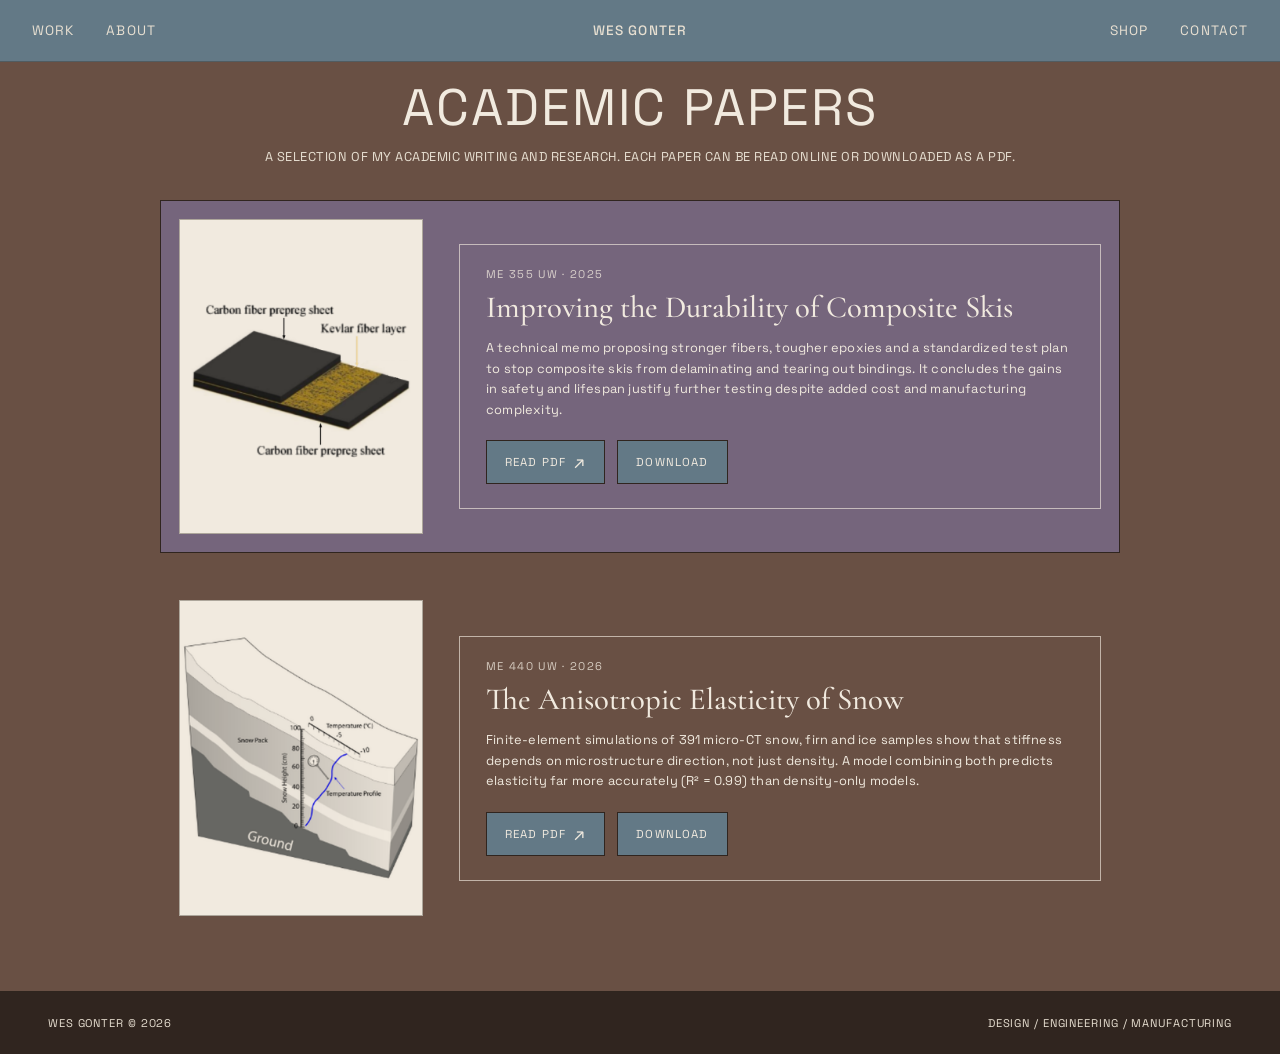
<file: projects/papers.html>
<!DOCTYPE html>
<html lang="en">

<head>
    <meta charset="UTF-8">
    <meta name="viewport" content="width=device-width, initial-scale=1.0">

    <title>Academic Papers — Wes Gonter</title>
    <meta name="description" content="Academic papers by Wes Gonter, available to read or download as PDFs.">

    <!-- Google Fonts -->
    <link rel="preconnect" href="https://fonts.googleapis.com">
    <link rel="preconnect" href="https://fonts.gstatic.com" crossorigin>

    <link
        href="https://fonts.googleapis.com/css2?family=Cormorant+Garamond:ital,wght@0,400;0,500;0,600;0,700;1,400;1,500&family=Space+Grotesk:wght@300;400;500;600&display=swap"
        rel="stylesheet"
    >

    <!-- CSS is one folder above papers.html -->
    <link rel="stylesheet" href="../style.css">
    <script src="../menu.js" defer></script>
</head>


<body>


<!-- =========================================================
     HEADER
     ========================================================= -->

<header class="site-header">

    <nav class="nav-left">
        <a href="../index.html#work">WORK</a>
        <a href="../index.html#about">ABOUT</a>
    </nav>

    <a href="../index.html" class="logo">
        WES GONTER
    </a>

    <nav class="nav-right">
        <a href="../index.html#shop">SHOP</a>
        <a href="../contact.html">CONTACT</a>
    </nav>

</header>


<!-- =========================================================
     PAPERS PAGE
     ========================================================= -->

<main class="papers-page">

    <!-- =====================================================
         TITLE + INTRO  (draft intro: edit freely)
         ===================================================== -->

    <div class="pp-head">

        <h1 class="papers-title">ACADEMIC PAPERS</h1>

        <p class="pp-intro">
            A SELECTION OF MY ACADEMIC WRITING AND RESEARCH.
            EACH PAPER CAN BE READ ONLINE OR DOWNLOADED AS A PDF.
        </p>

    </div>


    <!-- =====================================================
         PAPER LIST

         TO ADD ANOTHER PAPER: copy one whole <article> block,
         paste it below the last one, and change the text, PDF
         link, and cover image.

         FILES:
           PDFs         -> papers/            (repo root)
           Cover images -> images/papers/     (optional)

         COVER IMAGE: export page 1 of the PDF as a PNG or JPG
         (portrait, roughly 8.5 x 11). If the image is missing,
         a plain "PDF" placeholder is shown instead.

         COLORED BOX: add class "pp-panel" to an <article> to put
         it in a colored box (remove the class to remove the box).
         ===================================================== -->

    <section class="pp-list">


        <!-- ================= PAPER 1 ================= -->

        <article class="pp-entry pp-panel">

            <figure class="pp-thumb">
                <img
                    src="../images/papers/Paper1Cover.png"
                    alt="First page of Paper One Title"
                    onerror="this.style.display='none'"
                >
            </figure>

            <div class="pp-card">

                <p class="pp-meta">ME 355 UW &middot; 2025</p>

                <h2>Improving the Durability of Composite Skis</h2>

                <p class="pp-abstract">
                    A technical memo proposing stronger fibers, tougher epoxies and a 
                    standardized test plan to stop composite skis from delaminating and 
                    tearing out bindings. It concludes the gains in safety and lifespan 
                    justify further testing despite added cost and manufacturing complexity.
                </p>

                <div class="pp-actions">
                    <a
                        class="pp-button"
                        href="../papers/Paper1.pdf"
                        target="_blank"
                        rel="noopener"
                    >
                        READ PDF <span class="arrow">↗</span>
                    </a>

                    <a
                        class="pp-button"
                        href="../papers/Paper1.pdf"
                        download
                    >
                        DOWNLOAD
                    </a>
                </div>

            </div>

        </article>


        <!-- ================= PAPER 2 ================= -->

        <article class="pp-entry">

            <figure class="pp-thumb">
                <img
                    src="../images/papers/Paper2Cover.png"
                    alt="First page of Paper Two Title"
                    onerror="this.style.display='none'"
                >
            </figure>

            <div class="pp-card">

                <p class="pp-meta">ME 440 UW &middot; 2026</p>

                <h2>The Anisotropic Elasticity of Snow</h2>

                <p class="pp-abstract">
                    Finite-element simulations of 391 micro-CT snow, firn and ice 
                    samples show that stiffness depends on microstructure direction, 
                    not just density. A model combining both predicts elasticity far 
                    more accurately (R² = 0.99) than density-only models.
                </p>

                <div class="pp-actions">
                    <a
                        class="pp-button"
                        href="../papers/Paper2.pdf"
                        target="_blank"
                        rel="noopener"
                    >
                        READ PDF <span class="arrow">↗</span>
                    </a>

                    <a
                        class="pp-button"
                        href="../papers/Paper2.pdf"
                        download
                    >
                        DOWNLOAD
                    </a>
                </div>

            </div>

        </article>


    </section>

</main>


<!-- =========================================================
     FOOTER
     ========================================================= -->

<footer>

    <span>WES GONTER © 2026</span>

    <span>DESIGN / ENGINEERING / MANUFACTURING</span>

</footer>


</body>
</html>
</file>
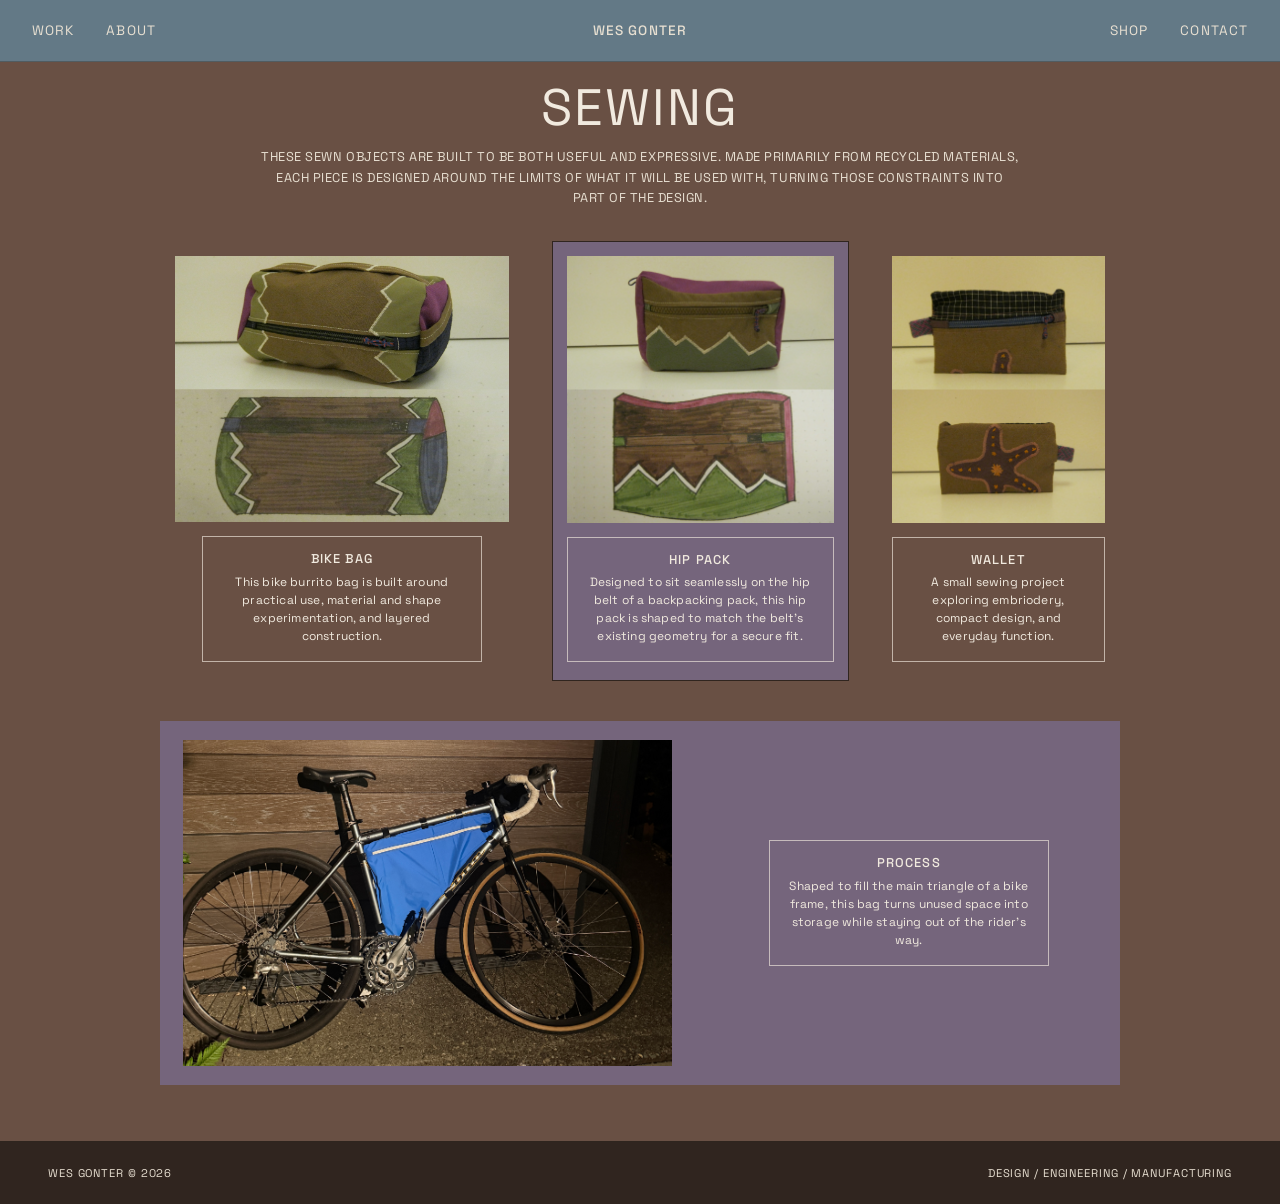
<file: projects/sewing.html>
<!DOCTYPE html>
<html lang="en">

<head>
    <meta charset="UTF-8">
    <meta name="viewport" content="width=device-width, initial-scale=1.0">

    <title>Sewing — Wes Gonter</title>

    <!-- Google Fonts -->
    <link rel="preconnect" href="https://fonts.googleapis.com">
    <link rel="preconnect" href="https://fonts.gstatic.com" crossorigin>

    <link
        href="https://fonts.googleapis.com/css2?family=Cormorant+Garamond:ital,wght@0,400;0,500;0,600;0,700;1,400;1,500&family=Space+Grotesk:wght@300;400;500;600&display=swap"
        rel="stylesheet"
    >

    <!-- CSS is one folder above sewing.html -->
    <link rel="stylesheet" href="../style.css">
    <script src="../menu.js" defer></script>
</head>


<body>


<!-- =========================================================
     HEADER
     ========================================================= -->

<header class="site-header">

    <nav class="nav-left">
        <a href="../index.html#work">WORK</a>
        <a href="../index.html#about">ABOUT</a>
    </nav>

    <a href="../index.html" class="logo">
        WES GONTER
    </a>

    <nav class="nav-right">
        <a href="../index.html#shop">SHOP</a>
        <a href="../contact.html">CONTACT</a>
    </nav>

</header>


<!-- =========================================================
     SEWING PAGE
     ========================================================= -->

<main class="sewing-page">

    <!-- =====================================================
         TITLE + INTRO
         ===================================================== -->

    <div class="sw-head">

        <h1 class="sewing-title">SEWING</h1>

        <p class="sw-intro">
            THESE SEWN OBJECTS ARE BUILT TO BE BOTH USEFUL AND EXPRESSIVE. 
            MADE PRIMARILY FROM RECYCLED MATERIALS, EACH PIECE IS DESIGNED AROUND THE LIMITS OF WHAT IT WILL BE USED WITH, 
            TURNING THOSE CONSTRAINTS INTO PART OF THE DESIGN.
        </p>

    </div>


    <!-- =====================================================
         GALLERY: bike burrito | hip pack | wallet
         All three photos share one height, with text under each.

         --ratio is each photo's width ÷ height.
         Current photos: burrito 1.25, hip pack 1 (square),
         wallet 0.8. Update them if you swap in new photos.
         ===================================================== -->

    <section class="sw-row sw-gallery">

        <div class="sw-item sw-burrito" style="--ratio: 1.25;">
            <figure class="sw-photo">
                <img src="../images/sewing/BikeBurrito.JPG" alt="Bike Burrito sewing project">
            </figure>

            <div class="sw-card">
                <h2>BIKE BAG</h2>
                <p>
                    This bike burrito bag is built around practical use, material and shape 
                    experimentation, and layered construction.
                </p>
            </div>
        </div>

        <div class="sw-item sw-panel sw-hip" style="--ratio: 1;">
            <figure class="sw-photo">
                <img src="../images/sewing/HipPack.JPG" alt="Hip Pack sewing project">
            </figure>

            <div class="sw-card">
                <h2>HIP PACK</h2>
                <p>
                    Designed to sit seamlessly on the hip belt of a backpacking pack, 
                    this hip pack is shaped to match the belt’s existing geometry for a secure fit.
                </p>
            </div>
        </div>

        <div class="sw-item sw-wallet" style="--ratio: 0.8;">
            <figure class="sw-photo">
                <img src="../images/sewing/Wallet.JPG" alt="Wallet sewing project">
            </figure>

            <div class="sw-card">
                <h2>WALLET</h2>
                <p>
                    A small sewing project exploring embriodery, 
                    compact design, and everyday function.
                </p>
            </div>
        </div>

    </section>


    <!-- =====================================================
         BOTTOM: bike frame bag | process text
         ===================================================== -->

    <section class="sw-row sw-bottom sw-panel">

        <figure class="sw-photo">
            <img src="../images/sewing/BikeBagHomePage.JPG" alt="Bike frame bag sewing project">
        </figure>

        <div class="sw-card">
            <h2>PROCESS</h2>
            <p>
                Shaped to fill the main triangle of a bike frame, 
                this bag turns unused space into storage while staying out of the rider’s way.
            </p>
        </div>

    </section>

</main>


<!-- =========================================================
     FOOTER
     ========================================================= -->

<footer>

    <span>WES GONTER © 2026</span>

    <span>DESIGN / ENGINEERING / MANUFACTURING</span>

</footer>


</body>
</html>
</file>
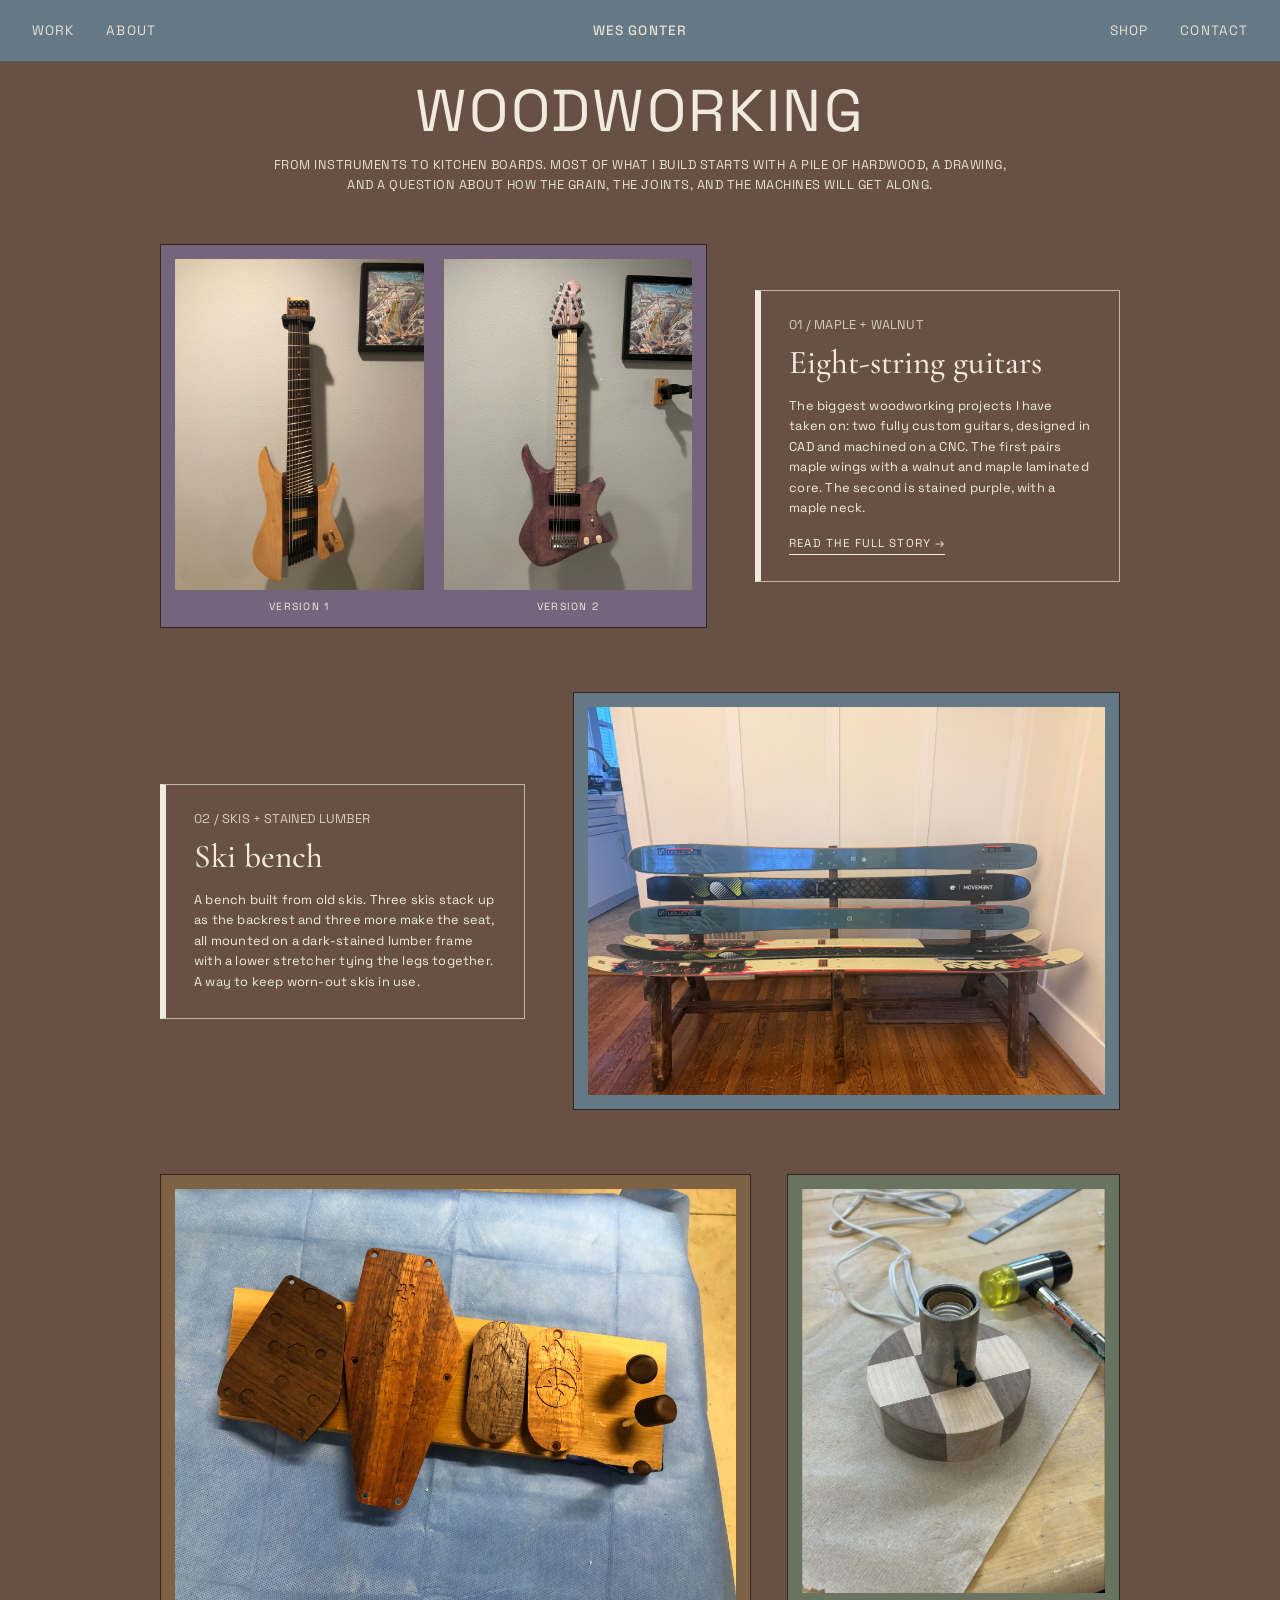
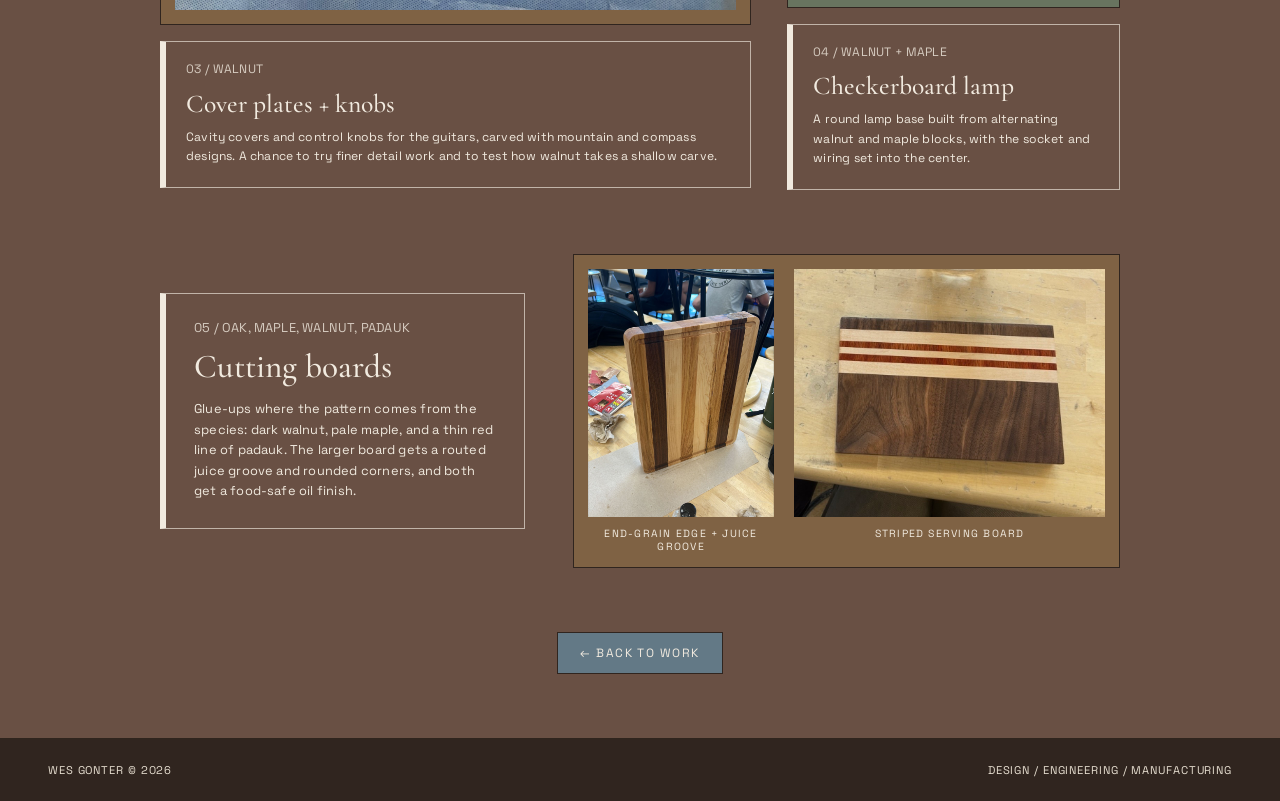
<file: projects/woodworking.html>
<!DOCTYPE html>
<html lang="en">

<head>
    <meta charset="UTF-8">
    <meta name="viewport" content="width=device-width, initial-scale=1.0">

    <title>Woodworking — Wes Gonter</title>

    <!-- Google Fonts -->
    <link rel="preconnect" href="https://fonts.googleapis.com">
    <link rel="preconnect" href="https://fonts.gstatic.com" crossorigin>

    <link
        href="https://fonts.googleapis.com/css2?family=Cormorant+Garamond:ital,wght@0,400;0,500;0,600;0,700;1,400;1,500&family=Space+Grotesk:wght@300;400;500;600&display=swap"
        rel="stylesheet"
    >

    <!-- CSS is one folder above woodworking.html -->
    <link rel="stylesheet" href="../style.css">
    <script src="../menu.js" defer></script>
</head>


<body>


<!-- =========================================================
     HEADER
     ========================================================= -->

<header class="site-header">

    <nav class="nav-left">
        <a href="../index.html#work">WORK</a>
        <a href="../index.html#about">ABOUT</a>
    </nav>

    <a href="../index.html" class="logo">
        WES GONTER
    </a>

    <nav class="nav-right">
        <a href="../index.html#shop">SHOP</a>
        <a href="../contact.html">CONTACT</a>
    </nav>

</header>


<!-- =========================================================
     WOODWORKING PAGE
     ========================================================= -->

<main class="wood-page">


    <!-- =====================================================
         TITLE + INTRO  (draft intro: edit freely)
         ===================================================== -->

    <div class="ww-head">

        <h1 class="wood-title">WOODWORKING</h1>

        <p class="ww-intro">
            FROM INSTRUMENTS TO KITCHEN BOARDS. MOST OF WHAT I
            BUILD STARTS WITH A PILE OF HARDWOOD, A DRAWING, AND A
            QUESTION ABOUT HOW THE GRAIN, THE JOINTS, AND THE
            MACHINES WILL GET ALONG.
        </p>

    </div>

    <!-- =====================================================
         1. GUITARS (two photos, one text box)
         ===================================================== -->

    <section class="ww-feature">

        <div class="ww-pair ww-panel">

            <div class="ww-item" style="--ratio: 0.75;">
                <figure class="ww-photo">
                    <img src="../images/woodworking/Guitar1.jpeg" alt="First version of the 8-string guitar in maple and walnut">
                </figure>
                <p class="ww-caption">VERSION 1</p>
            </div>

            <div class="ww-item" style="--ratio: 0.75;">
                <figure class="ww-photo">
                    <img src="../images/woodworking/Guitar2.JPG" alt="Second version of the 8-string guitar stained purple">
                </figure>
                <p class="ww-caption">VERSION 2</p>
            </div>

        </div>

        <div class="ww-card">
            <p class="ww-tag">01 / MAPLE + WALNUT</p>
            <h2>Eight-string guitars</h2>
            <p>
                The biggest woodworking projects I have taken on:
                two fully custom guitars, designed in CAD and
                machined on a CNC. The first pairs maple wings with
                a walnut and maple laminated core. The second is
                stained purple, with a maple neck.
            </p>
            <a href="guitar.html" class="ww-link">READ THE FULL STORY &rarr;</a>
        </div>

    </section>


    <!-- =====================================================
         2. SKI BENCH (one photo, one text box)
         ===================================================== -->

    <section class="ww-feature ww-flip">

        <div class="ww-pair ww-panel ww-panel-blue">

            <div class="ww-item" style="--ratio: 1.333;">
                <figure class="ww-photo">
                    <img src="../images/woodworking/SkiBench.jpg" alt="Bench with a backrest and seat made from old skis on a dark-stained lumber frame">
                </figure>
            </div>

        </div>

        <div class="ww-card">
            <p class="ww-tag">02 / SKIS + STAINED LUMBER</p>
            <h2>Ski bench</h2>
            <p>
                A bench built from old skis. Three skis stack up as
                the backrest and three more make the seat, all
                mounted on a dark-stained lumber frame with a lower
                stretcher tying the legs together. A way to keep
                worn-out skis in use.
            </p>
        </div>

    </section>


    <!-- =====================================================
         3. SMALLER BUILDS: carved plates + lamp base
         Each photo has its own text box.
         ===================================================== -->

    <section class="ww-row">

        <div class="ww-block" style="--ratio: 1.333;">
            <div class="ww-panel ww-panel-wood">
                <figure class="ww-photo">
                    <img src="../images/woodworking/GuitarBackplates.jpeg" alt="Carved walnut cover plates and turned knobs for the guitars">
                </figure>
            </div>

            <div class="ww-card ww-card-small">
                <p class="ww-tag">03 / WALNUT</p>
                <h2>Cover plates + knobs</h2>
                <p>
                    Cavity covers and control knobs for the guitars,
                    carved with mountain and compass designs. A
                    chance to try finer detail work and to test how
                    walnut takes a shallow carve.
                </p>
            </div>
        </div>

        <div class="ww-block" style="--ratio: 0.75;">
            <div class="ww-panel ww-panel-green">
                <figure class="ww-photo">
                    <img class="ww-lamp" src="../images/woodworking/Lamp.JPG" alt="Checkerboard lamp base in walnut and maple">
                </figure>
            </div>

            <div class="ww-card ww-card-small">
                <p class="ww-tag">04 / WALNUT + MAPLE</p>
                <h2>Checkerboard lamp</h2>
                <p>
                    A round lamp base built from alternating walnut
                    and maple blocks, with the socket and wiring set
                    into the center.
                </p>
            </div>
        </div>

    </section>


    <!-- =====================================================
         4. CUTTING BOARDS (two photos, one text box)
         ===================================================== -->

    <section class="ww-feature ww-flip">

        <div class="ww-pair ww-panel ww-panel-wood">

            <div class="ww-item" style="--ratio: 0.75;">
                <figure class="ww-photo">
                    <img src="../images/woodworking/BigCuttingBoard.JPG" alt="Thick striped cutting board with a juice groove">
                </figure>
                <p class="ww-caption">END-GRAIN EDGE + JUICE GROOVE</p>
            </div>

            <div class="ww-item" style="--ratio: 1.25;">
                <figure class="ww-photo">
                    <img src="../images/woodworking/SmallCuttingBoard.jpg" alt="Walnut cutting board with maple and padauk stripes">
                </figure>
                <p class="ww-caption">STRIPED SERVING BOARD</p>
            </div>

        </div>

        <div class="ww-card">
            <p class="ww-tag">05 / OAK, MAPLE, WALNUT, PADAUK</p>
            <h2>Cutting boards</h2>
            <p>
                Glue-ups where the pattern comes from the species:
                dark walnut, pale maple, and a thin red line of
                padauk. The larger board gets a routed juice groove
                and rounded corners, and both get a food-safe oil
                finish.
            </p>
        </div>

    </section>


    <div class="ww-back">
        <a href="../index.html#work" class="ww-button">&larr; BACK TO WORK</a>
    </div>

</main>


<!-- =========================================================
     FOOTER
     ========================================================= -->

<footer>

    <span>WES GONTER © 2026</span>

    <span>DESIGN / ENGINEERING / MANUFACTURING</span>

</footer>


</body>
</html>
</file>
<file: style.css>
/* =========================================================
   ROOT / COLORS
   ========================================================= */

:root {
    --paper: #e7dfd1;
    --cream: #f1eadf;

    --espresso: #7f6244;
    --brown-dark: #30251f;
    --brown: #695044;
    --brown-light: #9a806e;

    --purple: #75657c;
    --blue: #637986;
    --green: #68745f;

    --line: rgba(48, 37, 31, 0.35);

    --serif: "Cormorant Garamond", Georgia, serif;
    --sans: "Space Grotesk", Arial, sans-serif;
}


/* =========================================================
   RESET
   ========================================================= */

* {
    box-sizing: border-box;
}

html {
    scroll-behavior: smooth;
}

body {
    margin: 0;
    background: var(--brown);
    color: var(--paper);
    font-family: var(--sans);
    font-weight: 400;
}

img {
    max-width: 100%;
}

a {
    color: inherit;
    text-decoration: none;
}


/* =========================================================
   HEADER
   ========================================================= */

.site-header {
    position: sticky;
    top: 0;
    z-index: 100;

    display: grid;
    grid-template-columns: 1fr auto 1fr;
    align-items: center;

    padding: 22px 32px;

    background: var(--blue);
    border-bottom: 1px solid var(--line);
}

.nav-left,
.nav-right {
    display: flex;
    align-items: center;
    gap: 32px;
}

.nav-right {
    justify-content: flex-end;
}

.site-header a {
    font-family: var(--sans);
    font-size: 0.85rem;
    letter-spacing: 0.08em;
}

.site-header a:hover {
    opacity: 0.65;
}

.logo {
    font-weight: 500;
    letter-spacing: 0.12em;
}


/* =========================================================
   GENERAL SECTION LABEL
   ========================================================= */

.section-label {
    display: flex;
    justify-content: space-between;
    align-items: center;
    margin-bottom: 48px;
    font-family: var(--sans);
    font-size: 0.75rem;
    letter-spacing: 0.12em;
}


/* =========================================================
   HERO
   ========================================================= */

.hero {
    height: calc(100vh - 78px);
    min-height: 0;
    padding: 24px 48px 10px;
}

.hero-grid {
    display: grid;
    grid-template-columns: 1.55fr 1fr;
    gap: 32px;
    height: 100%;
    min-height: 0;
}


/* =========================================================
   PERSONAL IMAGE
   ========================================================= */

.personal-image {
    width: 100%;
    height: 100%;
    overflow: hidden;
    background: var(--cream);
}

.personal-image img {
    width: 100%;
    height: 100%;
    display: block;
    object-fit: cover;
    object-position: 65% center;
}


/* =========================================================
   HERO RIGHT COLUMN
   ========================================================= */

.hero-right {
    display: flex;
    flex-direction: column;
    gap: 12px;
    min-height: 0;
}


/* =========================================================
   FEATURED GUITAR
   ========================================================= */

.hero-guitar {
    display: flex;
    align-items: center;
    justify-content: center;
    flex: 1;
    min-height: 0;
    overflow: hidden;
    background: var(--purple);
}

.hero-guitar img {
    width: 100%;
    height: 100%;
    display: block;
    object-fit: cover;
    object-position: center center;
}


/* =========================================================
   FEATURED WORK LINK
   ========================================================= */

.hero-featured {
    display: flex;
    justify-content: space-between;
    align-items: center;
    padding: 14px 24px;
    min-height: 52px;
    background: var(--blue);
    color: var(--cream);
    border: 1px solid var(--line);
    font-size: 0.8rem;
    letter-spacing: 0.1em;
}

.hero-featured:hover {
    opacity: 0.85;
}

.arrow {
    font-size: 1.1rem;
}


/* =========================================================
   WORK / PROJECTS
   ========================================================= */

.work {
    padding: 18px 48px 100px;
}

.project-layout {
    display: grid;
    grid-template-columns: 1.25fr 1.05fr 0.83fr;
    grid-template-rows: 390px 255px;
    column-gap: 24px;
    row-gap: 24px;
    max-width: 1400px;
    margin: 0 auto;
}

.project-tile {
    position: relative;
    display: flex;
    flex-direction: column;
    min-width: 0;
}

.project-image {
    position: relative;
    overflow: hidden;
    display: flex;
    align-items: center;
    justify-content: center;
    font-family: var(--sans);
    font-size: 0.8rem;
    letter-spacing: 0.08em;
}

.project-image img {
    display: block;
    width: 100%;
    height: 100%;
    object-fit: cover;
}

.project-label {
    align-self: center;
    padding: 24px 76px 22px;
    background: var(--blue);
    color: var(--cream);
    border: 1px solid var(--brown-dark);
    font-family: var(--sans);
    font-size: 0.8rem;
    letter-spacing: 0.1em;
    text-align: center;
}


/* =========================================================
   SEWING / BIKE BAG
   ========================================================= */

.project-bike {
    grid-column: 1;
    grid-row: 1;
    align-items: center;
}

.project-bike .project-image {
    width: min(72%, 390px);
    height: 390px;
    aspect-ratio: 1 / 1;
    border-radius: 50%;
    background: var(--purple);
    overflow: hidden;
}

.project-bike .project-image img {
    width: 100%;
    height: 100%;
    display: block;
    object-fit: cover;
}

.project-bike .project-label {
    margin-top: 12px;
}


/* =========================================================
   ROBOT ARM / ENGINEERING
   ========================================================= */

.project-robot {
    grid-column: 2;
    grid-row: 1;
    align-items: center;
}

.project-robot .project-image {
    width: 100%;
    height: 390px;
    background: var(--green);
}

.project-robot .project-image img {
    width: 100%;
    height: 100%;
    display: block;
    object-fit: cover;
}

.project-robot .project-label {
    margin-top: 12px;
}


/* =========================================================
   PAPERS
   ========================================================= */

.project-papers {
    grid-column: 3;
    grid-row: 1 / span 2;
    align-items: center;
}

.project-papers .project-image {
    width: 100%;
    height: 669px;
    background: var(--cream);
    border: 1px solid var(--line);
}

.project-papers .project-image img {
    width: 100%;
    height: 100%;
    display: block;
    object-fit: cover;
}

.project-papers .project-label {
    margin-top: 12px;
}


/* =========================================================
   PAINT / SKI BOX
   ========================================================= */

.project-paint {
    grid-column: 1;
    grid-row: 2;
    justify-content: flex-end;
    align-items: center;
}

.project-paint .project-image {
    width: 100%;
    height: 255px;
    background: var(--blue);
}

.project-paint .project-image img {
    width: 100%;
    height: 100%;
    display: block;
    object-fit: cover;
}

.project-paint .project-label {
    margin-top: 12px;
}


/* =========================================================
   WOOD / SKI BENCH
   ========================================================= */

.project-wood {
    grid-column: 2;
    grid-row: 2;
    justify-content: flex-end;
    align-items: center;
}

.project-wood .project-image {
    width: 100%;
    height: 255px;
    background: var(--brown-light);
}

.project-wood .project-image img {
    width: 100%;
    height: 100%;
    display: block;
    object-fit: cover;
}

.project-wood .project-label {
    margin-top: 12px;
}


/* =========================================================
   ABOUT
   ========================================================= */

.about {
    padding: 120px 48px;
    background: var(--paper);
    color: var(--brown-dark);
}

.about-layout {
    display: grid;
    grid-template-columns: 1.25fr 1fr;
    gap: 64px;
    max-width: 1400px;
    margin: 0 auto;
}

.about-heading h2 {
    margin: 0;
    font-family: var(--serif);
    font-size: clamp(3rem, 6vw, 6.5rem);
    font-weight: 400;
    line-height: 0.9;
}

.about-heading em {
    color: var(--purple);
}

.about-copy {
    max-width: 560px;
}

.about-copy p {
    margin: 0 0 28px;
    font-family: var(--serif);
    font-size: 1.45rem;
    line-height: 1.35;
}

.text-link {
    display: inline-block;
    margin-top: 20px;
    font-size: 0.8rem;
    letter-spacing: 0.1em;
    border-bottom: 1px solid var(--brown-dark);
    padding-bottom: 5px;
}


/* =========================================================
   SHOP
   ========================================================= */

.shop {
    padding: 120px 48px;
    background: var(--purple);
    color: var(--paper);
}

.shop-content {
    max-width: 1400px;
    margin: 0 auto;
}

.shop-content h2 {
    margin: 0 0 32px;
    font-family: var(--serif);
    font-size: clamp(3rem, 7vw, 7rem);
    font-weight: 400;
    line-height: 0.9;
}

.shop-content h2 em {
    color: var(--cream);
}

.shop-content p {
    max-width: 500px;
    margin: 0 0 40px;
    font-family: var(--serif);
    font-size: 1.4rem;
}

.shop-status {
    display: inline-block;
    padding: 14px 20px;
    border: 1px solid var(--paper);
    font-size: 0.75rem;
    letter-spacing: 0.12em;
}


/* =========================================================
   CONTACT — HOMEPAGE
   ========================================================= */

.contact {
    padding: 55px 48px 60px;
    background: var(--brown-dark);
    color: var(--paper);
}

.contact .section-label {
    margin-bottom: 28px;
}

.contact-content {
    max-width: 1400px;
    margin: 0 auto;
    display: flex;
    align-items: center;
    justify-content: space-between;
    gap: 40px;
}

.contact-content p {
    margin: 0;
    font-family: var(--serif);
    font-size: clamp(1.8rem, 3vw, 3.2rem);
    line-height: 0.95;
}

.contact-content a {
    display: inline-block;
    padding: 13px 22px;
    border: 1px solid var(--paper);
    font-size: 0.8rem;
    letter-spacing: 0.12em;
    transition: background 0.2s ease, color 0.2s ease;
}

.contact-content a:hover {
    background: var(--paper);
    color: var(--brown-dark);
}


/* =========================================================
   CONTACT PAGE
   ========================================================= */

.contact-page {
    min-height: calc(100vh - 78px);
    padding: 16px 48px 20px;
    background: var(--brown);
    color: var(--paper);
    display: flex;
    align-items: center;
}

.contact-page-inner {
    width: 100%;
    max-width: 600px;
    margin: 0 auto;
}

.contact-page h1 {
    margin: 0 0 18px;
    font-family: var(--sans);
    font-size: clamp(2.3rem, 4vw, 3rem);
    font-weight: 400;
    line-height: 1;
    letter-spacing: 0.08em;
    text-align: center;
    color: var(--cream);
}

.contact-form {
    width: 100%;
}

.form-field {
    margin-bottom: 11px;
}

.form-field label {
    display: block;
    margin-bottom: 3px;
    font-family: var(--sans);
    font-size: 0.78rem;
    line-height: 1.2;
    letter-spacing: 0.08em;
    color: var(--cream);
}

.form-field input,
.form-field textarea {
    width: 100%;
    padding: 7px 13px;
    border: 1px solid var(--brown-dark);
    border-radius: 3px;
    background: var(--purple);
    color: var(--cream);
    font-family: var(--sans);
    font-size: 0.88rem;
    outline: none;
}

.form-field input {
    height: 36px;
}

.form-field textarea {
    height: 84px;
    min-height: 84px;
    resize: vertical;
}

.form-field input::placeholder,
.form-field textarea::placeholder {
    color: var(--cream);
    opacity: 0.55;
}

.form-field input:focus,
.form-field textarea:focus {
    border-color: var(--cream);
}

.contact-submit {
    display: inline-block;
    margin-top: 2px;
    padding: 8px 28px;
    min-height: 38px;
    border: 1px solid var(--brown-dark);
    border-radius: 4px;
    background: var(--purple);
    color: var(--cream);
    font-family: var(--sans);
    font-size: 0.78rem;
    letter-spacing: 0.08em;
    cursor: pointer;
    transition: background 0.2s ease, color 0.2s ease;
}

.contact-submit:hover {
    background: var(--blue);
}


/* =========================================================
   SEWING PAGE
   ---------------------------------------------------------
   Compact layout, built to need as little scrolling as
   possible while keeping the same look and feel:

   TOP:     title + intro, centered
   GALLERY: bike burrito | hip pack | wallet
            (one shared photo height, text under each)
   BOTTOM:  bike frame bag | process text

   Desktop: all three gallery photos sit in one row.
   Tablet:  burrito on top, hip pack + wallet side by side.
   Phone:   single column.
   ========================================================= */

.sewing-page {
    width: 100%;
    max-width: 1100px;
    margin: 0 auto;
    padding: 20px 40px 56px;
}


/* ---------------------------------------------------------
   Title + intro
   --------------------------------------------------------- */

.sw-head {
    max-width: 760px;
    margin: 0 auto 32px;
    text-align: center;
}

.sewing-title {
    margin: 0 0 14px;

    color: var(--cream);
    font-family: var(--sans);
    font-size: clamp(2.4rem, 4vw, 3.8rem);
    font-weight: 400;
    line-height: 1;
    letter-spacing: 0.04em;
}

.sw-intro {
    margin: 0;

    font-family: var(--sans);
    font-size: 0.8rem;
    line-height: 1.6;
    letter-spacing: 0.04em;
}


/* ---------------------------------------------------------
   Shared pieces
   --------------------------------------------------------- */

.sw-row {
    max-width: 960px;
    margin: 0 auto 40px;
}

.sw-row:last-child {
    margin-bottom: 0;
}

.sw-photo {
    margin: 0;
    overflow: hidden;
}

.sw-photo img {
    display: block;
    width: 100%;
    height: auto;
}

/* Text box */
.sw-card {
    width: min(100%, 280px);
    padding: 14px 18px 16px;

    border: 1px solid rgba(241, 234, 223, 0.65);

    color: var(--cream);
    text-align: center;
}

.sw-card h2 {
    margin: 0 0 6px;

    font-family: var(--sans);
    font-size: 0.8rem;
    font-weight: 500;
    line-height: 1.2;
    letter-spacing: 0.09em;
}

.sw-card p {
    margin: 0;

    font-family: var(--sans);
    font-size: 0.75rem;
    line-height: 1.5;
    letter-spacing: 0.015em;
}


/* ---------------------------------------------------------
   GALLERY — three photos, one shared height

   Each item gets a width proportional to its photo's
   aspect ratio (width ÷ height), set with --ratio in the
   HTML. That makes all three photos exactly the same
   height at every screen size, with no stretching.
   --------------------------------------------------------- */

.sw-gallery {
    display: flex;
    align-items: flex-start;
    justify-content: center;
    gap: clamp(16px, 2.4vw, 28px);
}

.sw-item {
    flex: var(--ratio, 1) 1 0%;
    min-width: 0;

    display: flex;
    flex-direction: column;
    align-items: center;

    /* Every item has the same padding and a transparent border,
       so adding a colored panel (below) never changes how tall
       the photos are relative to each other. */
    padding: 14px 14px 18px;
    border: 1px solid transparent;
}

.sw-item .sw-photo {
    width: 100%;
}

/* aspect-ratio keeps the frame correct even if --ratio is
   slightly off (the photo crops a hair instead of warping) */
.sw-item .sw-photo img {
    aspect-ratio: var(--ratio, 1);
    object-fit: cover;
}

.sw-item .sw-card {
    margin-top: 14px;
}

/* Colored box around a photo and its text.
   Add class "sw-panel" to any .sw-item in the HTML to use it.
   To change the color, swap var(--purple) for another theme
   color: var(--blue), var(--green), var(--espresso), etc. */
.sw-panel {
    background: var(--purple);
    border-color: var(--brown-dark);
}


/* ---------------------------------------------------------
   BOTTOM — bike frame bag | text
   --------------------------------------------------------- */

.sw-bottom {
    display: grid;
    grid-template-columns: minmax(0, 1.3fr) minmax(0, 1fr);
    gap: clamp(24px, 4vw, 48px);
    align-items: center;

    /* room for the colored panel (see .sw-panel) */
    padding: 18px 22px;
    border: 1px solid transparent;
}

.sw-bottom .sw-card {
    justify-self: center;
}

/* The bike frame bag photo is tall (3:4) with the bike in its
   lower half, so crop it to a 3:2 frame anchored near the
   bottom. Raise the second number in object-position (92%)
   toward 100% to show more ground, or lower it to show
   more wall above the bike. */
.sw-bottom .sw-photo img {
    aspect-ratio: 3 / 2;
    object-fit: cover;
    object-position: center 92%;
}


/* ---------------------------------------------------------
   SEWING — TABLET
   Burrito on its own row, hip pack + wallet side by side.
   (Column sizes 1fr / 0.8fr match those two photos' ratios;
   change them if you change the photos.)
   --------------------------------------------------------- */

@media (max-width: 900px) {

    .sewing-page {
        padding: 16px 28px 48px;
    }

    .sw-gallery {
        display: grid;
        grid-template-columns: minmax(0, 1fr) minmax(0, 0.8fr);
        gap: 20px;
        max-width: 560px;
    }

    .sw-burrito {
        grid-column: 1 / -1;
        justify-self: center;
        width: min(100%, 440px);
    }
}


/* ---------------------------------------------------------
   SEWING — PHONE
   Everything in a single column, with tighter spacing.
   --------------------------------------------------------- */

@media (max-width: 600px) {

    .sewing-page {
        padding: 12px 20px 40px;
    }

    .sewing-title {
        font-size: 2.3rem;
    }

    .sw-head {
        margin-bottom: 24px;
    }

    .sw-row {
        margin-bottom: 32px;
    }

    .sw-gallery {
        grid-template-columns: 1fr;
        gap: 28px;
    }

    .sw-gallery .sw-item {
        width: 100%;
        max-width: 420px;
        justify-self: center;
    }

    .sw-bottom {
        grid-template-columns: 1fr;
        gap: 16px;
        padding: 14px;
    }
}


/* =========================================================
   PAINT PAGE
   ---------------------------------------------------------
   Same look as the sewing page, arranged as a mosaic:

   LEFT:   tall hoodie design
   RIGHT:  row 1 = ski binding pivots | ski boots
           row 2 = ski box | helmet

   Desktop: hoodie beside the two-row stack.
   Tablet:  hoodie on top, rows underneath.
   Phone:   single column.
   ========================================================= */

.paint-page {
    width: 100%;
    max-width: 1440px;
    margin: 0 auto;
    padding: 20px 24px 56px;
}


/* ---------------------------------------------------------
   Title + intro
   --------------------------------------------------------- */

.pt-head {
    max-width: 760px;
    margin: 0 auto 32px;
    text-align: center;
}

.paint-title {
    margin: 0 0 14px;

    color: var(--cream);
    font-family: var(--sans);
    font-size: clamp(2.4rem, 4vw, 3.8rem);
    font-weight: 400;
    line-height: 1;
    letter-spacing: 0.04em;
}

.pt-intro {
    margin: 0;

    font-family: var(--sans);
    font-size: 0.8rem;
    line-height: 1.6;
    letter-spacing: 0.04em;
}


/* ---------------------------------------------------------
   Layout
   (0.57fr / 1fr sizes the hoodie column so it ends up about
   as tall as the two rows beside it)
   --------------------------------------------------------- */

.pt-layout {
    display: grid;
    grid-template-columns: minmax(0, 0.57fr) minmax(0, 1fr);
    gap: 28px;
    align-items: start;

    /* Wider than the sewing page so the photos can be shown
       larger (works best with high-resolution images). */
    max-width: 1392px;
    margin: 0 auto;
}

.pt-stack {
    display: flex;
    flex-direction: column;
    gap: 28px;
    min-width: 0;
}

/* Each row: photos get widths proportional to their aspect
   ratio (--ratio in the HTML), so a row's photos always share
   one height, with no stretching. */
.pt-row {
    display: flex;
    align-items: flex-start;
    gap: clamp(16px, 2.4vw, 28px);
}

.pt-item {
    flex: var(--ratio, 1) 1 0%;
    min-width: 0;

    display: flex;
    flex-direction: column;
    align-items: center;

    /* Same padding and a transparent border on every item, so
       adding a colored panel never changes photo heights. */
    padding: 14px 14px 18px;
    border: 1px solid transparent;
}

.pt-photo {
    width: 100%;
    margin: 0;
    overflow: hidden;
}

/* aspect-ratio keeps each frame correct even if --ratio is
   slightly off (the photo crops a hair instead of warping) */
.pt-photo img {
    display: block;
    width: 100%;
    height: auto;
    aspect-ratio: var(--ratio, 1);
    object-fit: cover;
}

/* Colored box around a photo and its text.
   Add class "pt-panel" to any .pt-item in the HTML. To change
   the color, swap var(--purple) for var(--blue), var(--green),
   var(--espresso), etc. */
.pt-panel {
    background: var(--purple);
    border-color: var(--brown-dark);
}


/* ---------------------------------------------------------
   Text box
   --------------------------------------------------------- */

.pt-card {
    width: min(100%, 280px);
    margin-top: 14px;
    padding: 14px 18px 16px;

    border: 1px solid rgba(241, 234, 223, 0.65);

    color: var(--cream);
    text-align: center;
}

.pt-card h2 {
    margin: 0 0 6px;

    font-family: var(--sans);
    font-size: 0.8rem;
    font-weight: 500;
    line-height: 1.2;
    letter-spacing: 0.09em;
}

.pt-card p {
    margin: 0;

    font-family: var(--sans);
    font-size: 0.75rem;
    line-height: 1.5;
    letter-spacing: 0.015em;
}


/* ---------------------------------------------------------
   PAINT — TABLET
   Hoodie on its own row at the top, photo rows below.
   --------------------------------------------------------- */

@media (max-width: 900px) {

    .paint-page {
        padding: 16px 20px 48px;
    }

    .pt-layout {
        grid-template-columns: 1fr;
        gap: 20px;
        max-width: 640px;
    }

    .pt-hoodie {
        justify-self: center;
        width: min(100%, 360px);
    }

    .pt-stack {
        gap: 20px;
    }
}


/* ---------------------------------------------------------
   PAINT — PHONE
   Everything in a single column, with tighter spacing.
   --------------------------------------------------------- */

@media (max-width: 600px) {

    .paint-page {
        padding: 12px 16px 40px;
    }

    .paint-title {
        font-size: 2.3rem;
    }

    .pt-head {
        margin-bottom: 24px;
    }

    .pt-layout,
    .pt-stack {
        gap: 28px;
    }

    .pt-row {
        flex-direction: column;
        align-items: center;
        gap: 28px;
    }

    .pt-item,
    .pt-hoodie {
        flex: none;
        width: 100%;
        max-width: 420px;
        justify-self: center;
    }
}


/* =========================================================
   ACADEMIC PAPERS PAGE
   ---------------------------------------------------------
   A simple stacked list. Each paper is one row:
   cover image on the left, bordered text box on the right
   (title, source, short abstract, and PDF buttons).

   To add a paper, copy an <article class="pp-entry"> block in
   papers.html. Nothing in this CSS needs to change.

   Desktop: cover beside text.
   Phone:   cover above text.
   ========================================================= */

.papers-page {
    width: 100%;
    max-width: 1180px;
    margin: 0 auto;
    padding: 20px 40px 56px;
}


/* ---------------------------------------------------------
   Title + intro
   --------------------------------------------------------- */

.pp-head {
    max-width: 760px;
    margin: 0 auto 32px;
    text-align: center;
}

.papers-title {
    margin: 0 0 14px;

    color: var(--cream);
    font-family: var(--sans);
    font-size: clamp(2.4rem, 4vw, 3.8rem);
    font-weight: 400;
    line-height: 1;
    letter-spacing: 0.04em;
}

.pp-intro {
    margin: 0;

    font-family: var(--sans);
    font-size: 0.8rem;
    line-height: 1.6;
    letter-spacing: 0.04em;
}


/* ---------------------------------------------------------
   List and entries
   --------------------------------------------------------- */

.pp-list {
    display: flex;
    flex-direction: column;
    gap: 28px;

    max-width: 960px;
    margin: 0 auto;
}

.pp-entry {
    display: grid;
    grid-template-columns: minmax(0, 0.38fr) minmax(0, 1fr);
    gap: clamp(20px, 3vw, 36px);
    align-items: center;

    /* Same padding and a transparent border on every entry, so
       adding a colored panel never changes the layout. */
    padding: 18px;
    border: 1px solid transparent;
}

/* Colored box around a paper. Add class "pp-panel" to an
   <article>. To change the color, swap var(--purple) for
   var(--blue), var(--green), var(--espresso), etc. */
.pp-panel {
    background: var(--purple);
    border-color: var(--brown-dark);
}


/* ---------------------------------------------------------
   Cover image
   Sized like a letter-size page. If the image is missing, the
   cream box with "PDF" shows instead.
   --------------------------------------------------------- */

.pp-thumb {
    position: relative;
    margin: 0;
    overflow: hidden;

    aspect-ratio: 8.5 / 11;
    background: var(--cream);
    border: 1px solid var(--line);
}

.pp-thumb::before {
    content: "PDF";

    position: absolute;
    inset: 0;
    display: flex;
    align-items: center;
    justify-content: center;

    color: var(--brown-light);
    font-family: var(--sans);
    font-size: 0.8rem;
    letter-spacing: 0.2em;
}

.pp-thumb img {
    position: relative;
    display: block;
    width: 100%;
    height: 100%;
    object-fit: cover;
    object-position: top;
}


/* ---------------------------------------------------------
   Text box
   --------------------------------------------------------- */

.pp-card {
    padding: 22px 26px 24px;

    border: 1px solid rgba(241, 234, 223, 0.65);

    color: var(--cream);
}

.pp-meta {
    margin: 0 0 10px;

    font-family: var(--sans);
    font-size: 0.7rem;
    letter-spacing: 0.12em;
    opacity: 0.8;
}

.pp-card h2 {
    margin: 0 0 14px;

    font-family: var(--serif);
    font-size: clamp(1.5rem, 2.4vw, 2rem);
    font-weight: 500;
    line-height: 1.1;
}

.pp-abstract {
    margin: 0 0 20px;

    font-family: var(--sans);
    font-size: 0.8rem;
    line-height: 1.6;
    letter-spacing: 0.015em;
}

.pp-actions {
    display: flex;
    flex-wrap: wrap;
    gap: 12px;
}

.pp-button {
    display: inline-flex;
    align-items: center;
    gap: 8px;

    padding: 10px 18px;

    border: 1px solid var(--brown-dark);
    background: var(--blue);
    color: var(--cream);

    font-family: var(--sans);
    font-size: 0.72rem;
    letter-spacing: 0.1em;

    transition: opacity 0.2s ease;
}

.pp-button:hover {
    opacity: 0.85;
}


/* ---------------------------------------------------------
   PAPERS — TABLET
   --------------------------------------------------------- */

@media (max-width: 900px) {

    .papers-page {
        padding: 16px 28px 48px;
    }

    .pp-entry {
        grid-template-columns: minmax(0, 0.45fr) minmax(0, 1fr);
    }
}


/* ---------------------------------------------------------
   PAPERS — PHONE
   Cover on top, text underneath.
   --------------------------------------------------------- */

@media (max-width: 600px) {

    .papers-page {
        padding: 12px 20px 40px;
    }

    .papers-title {
        font-size: 2.3rem;
    }

    .pp-head {
        margin-bottom: 24px;
    }

    .pp-entry {
        grid-template-columns: 1fr;
        gap: 18px;
        padding: 14px;
    }

    .pp-thumb {
        width: min(100%, 240px);
        justify-self: center;
    }

    .pp-card {
        padding: 18px 18px 20px;
    }
}


/* =========================================================
   GUITAR PAGE
   ---------------------------------------------------------
   A story page told in chapters. Each chapter is one row:
   photo(s) on one side, a bordered text card on the other.
   Add class "gt-reverse" to a chapter to flip its sides, and
   "gt-wide" to give the photo more room (for screenshots).

   To change a panel color, swap var(--purple) in .gt-panel
   for var(--blue), var(--green), var(--espresso), etc.

   Desktop: photo beside text.
   Phone:   photo above text.
   ========================================================= */

.guitar-page {
    width: 100%;
    max-width: 1100px;
    margin: 0 auto;
    padding: 20px 40px 64px;
}


/* ---------------------------------------------------------
   Title + intro
   --------------------------------------------------------- */

.gt-head {
    max-width: 760px;
    margin: 0 auto 48px;
    text-align: center;
}

.gt-kicker {
    margin: 0 0 14px;

    font-family: var(--sans);
    font-size: 0.72rem;
    letter-spacing: 0.2em;
    opacity: 0.75;
}

.guitar-title {
    margin: 0 0 16px;

    color: var(--cream);
    font-family: var(--sans);
    font-size: clamp(2.4rem, 4.6vw, 4.2rem);
    font-weight: 400;
    line-height: 1;
    letter-spacing: 0.04em;
}

.gt-intro {
    margin: 0;

    font-family: var(--sans);
    font-size: 0.8rem;
    line-height: 1.6;
    letter-spacing: 0.04em;
}

.gt-facts {
    display: flex;
    flex-wrap: wrap;
    justify-content: center;
    gap: 12px;

    margin: 28px 0 0;
    padding: 0;
    list-style: none;
}

.gt-facts li {
    padding: 10px 18px;

    border: 1px solid rgba(241, 234, 223, 0.65);
    color: var(--cream);

    font-family: var(--sans);
    font-size: 0.7rem;
    letter-spacing: 0.12em;
}

.gt-facts strong {
    margin-right: 6px;
    font-weight: 500;
}


/* ---------------------------------------------------------
   Chapters
   --------------------------------------------------------- */

.gt-chapter {
    display: grid;
    grid-template-columns: minmax(0, 1fr) minmax(0, 1fr);
    gap: clamp(24px, 4vw, 48px);
    align-items: center;

    max-width: 960px;
    margin: 0 auto 56px;
}

.gt-chapter.gt-wide {
    grid-template-columns: minmax(0, 1.25fr) minmax(0, 1fr);
}

/* Flip photo and text. The text card is second in the HTML,
   so "reverse" just swaps the column widths and order. */
.gt-reverse .gt-media {
    order: 2;
}

.gt-reverse .gt-card {
    order: 1;
}

.gt-reverse.gt-wide {
    grid-template-columns: minmax(0, 1fr) minmax(0, 1.25fr);
}

.gt-media {
    min-width: 0;
}

/* Colored box with a thin dark border. Same padding on
   every box, so photos never change size when a color is
   added or removed. */
.gt-panel {
    padding: 14px 14px 16px;

    background: var(--purple);
    border: 1px solid var(--brown-dark);
}

.gt-media.gt-panel,
.gt-pair {
    width: 100%;
}

.gt-pair {
    display: flex;
    align-items: flex-start;
    gap: clamp(12px, 2vw, 20px);
}

.gt-pair .gt-item {
    flex: 1 1 0%;
    min-width: 0;
}

.gt-photo {
    margin: 0;
    overflow: hidden;
}

.gt-photo img {
    display: block;
    width: 100%;
    height: auto;
}

/* Portrait photos (the guitars): keep them to one shape so
   side-by-side photos line up, cropping a little if needed. */
.gt-photo.gt-tall img {
    aspect-ratio: 3 / 4;
    object-fit: cover;
    object-position: center;
}

/* A single tall photo shouldn't fill the whole column. */
.gt-single {
    width: min(100%, 360px);
    justify-self: center;
}

.gt-caption {
    margin: 10px 0 0;

    color: var(--cream);
    font-family: var(--sans);
    font-size: 0.65rem;
    letter-spacing: 0.12em;
    text-align: center;
}


/* ---------------------------------------------------------
   Text card
   --------------------------------------------------------- */

.gt-card {
    padding: 24px 28px 26px;

    border: 1px solid rgba(241, 234, 223, 0.65);
    color: var(--cream);
}

.gt-meta {
    margin: 0 0 10px;

    font-family: var(--sans);
    font-size: 0.7rem;
    letter-spacing: 0.12em;
    opacity: 0.8;
}

.gt-card h2 {
    margin: 0 0 16px;

    font-family: var(--serif);
    font-size: clamp(1.6rem, 2.6vw, 2.2rem);
    font-weight: 500;
    line-height: 1.1;
}

.gt-card p {
    margin: 0 0 12px;

    font-family: var(--sans);
    font-size: 0.8rem;
    line-height: 1.6;
    letter-spacing: 0.015em;
}

.gt-card p:last-child {
    margin-bottom: 0;
}

.gt-card .gt-meta {
    margin-bottom: 10px;
}


/* ---------------------------------------------------------
   Side-by-side comparison
   --------------------------------------------------------- */

.gt-compare {
    max-width: 760px;
    margin: 72px auto 64px;
}

.gt-compare-head {
    margin-bottom: 24px;
    text-align: center;
}

.gt-compare-head h2 {
    margin: 0;

    color: var(--cream);
    font-family: var(--serif);
    font-size: clamp(1.8rem, 3vw, 2.6rem);
    font-weight: 500;
    line-height: 1.1;
}

.gt-compare-grid {
    display: grid;
    grid-template-columns: 1fr 1fr;
    gap: clamp(14px, 2.4vw, 28px);
}


/* ---------------------------------------------------------
   Summary cards: objectives, validation, reflection
   --------------------------------------------------------- */

.gt-summary {
    display: grid;
    grid-template-columns: repeat(3, minmax(0, 1fr));
    gap: 20px;

    max-width: 960px;
    margin: 0 auto 48px;
}

.gt-summary-card {
    padding: 22px 22px 24px;

    border: 1px solid rgba(241, 234, 223, 0.65);
    color: var(--cream);
}

.gt-summary-card h3 {
    margin: 0 0 14px;

    font-family: var(--sans);
    font-size: 0.75rem;
    font-weight: 500;
    letter-spacing: 0.12em;
}

.gt-summary-card p,
.gt-summary-card li {
    font-family: var(--sans);
    font-size: 0.78rem;
    line-height: 1.6;
    letter-spacing: 0.015em;
}

.gt-summary-card p {
    margin: 0;
}

.gt-summary-card ul {
    margin: 0;
    padding-left: 18px;
}


/* ---------------------------------------------------------
   Back button
   --------------------------------------------------------- */

.gt-back {
    text-align: center;
}

.gt-button {
    display: inline-block;
    padding: 12px 22px;

    border: 1px solid var(--brown-dark);
    background: var(--blue);
    color: var(--cream);

    font-family: var(--sans);
    font-size: 0.75rem;
    letter-spacing: 0.12em;

    transition: opacity 0.2s ease;
}

.gt-button:hover {
    opacity: 0.85;
}


/* ---------------------------------------------------------
   GUITAR — TABLET
   --------------------------------------------------------- */

@media (max-width: 900px) {

    .guitar-page {
        padding: 16px 28px 52px;
    }

    .gt-chapter,
    .gt-chapter.gt-wide,
    .gt-reverse.gt-wide {
        grid-template-columns: 1fr;
        gap: 20px;
        max-width: 560px;
    }

    /* Photo always first when stacked */
    .gt-reverse .gt-media,
    .gt-reverse .gt-card {
        order: 0;
    }

    .gt-summary {
        grid-template-columns: 1fr;
        max-width: 560px;
    }
}


/* ---------------------------------------------------------
   GUITAR — PHONE
   --------------------------------------------------------- */

@media (max-width: 600px) {

    .guitar-page {
        padding: 12px 20px 44px;
    }

    .guitar-title {
        font-size: 2.3rem;
    }

    .gt-head {
        margin-bottom: 36px;
    }

    .gt-chapter {
        margin-bottom: 40px;
    }

    .gt-card {
        padding: 18px 18px 20px;
    }

    .gt-panel {
        padding: 10px 10px 12px;
    }

    .gt-compare {
        margin: 48px auto 44px;
    }
}


/* =========================================================
   WOODWORKING PAGE
   ---------------------------------------------------------
   LAYOUT
   Feature rows (guitars, cutting boards): a pair of photos in
     one colored box, with one shared text card beside them.
     Add "ww-flip" to a feature to put the text on the left.
   Small builds row: two photos, each with its own text card
     underneath, scaled to share one height (see --ratio).

   Desktop: side by side.
   Phone:   single column.
   ========================================================= */

.wood-page {
    width: 100%;
    max-width: 1100px;
    margin: 0 auto;
    padding: 20px 40px 64px;
}


/* ---------------------------------------------------------
   Title + intro
   --------------------------------------------------------- */

.ww-head {
    max-width: 760px;
    margin: 0 auto 48px;
    text-align: center;
}

.wood-title {
    margin: 0 0 14px;

    color: var(--cream);
    font-family: var(--sans);
    font-size: clamp(2.4rem, 4.6vw, 4.2rem);
    font-weight: 400;
    line-height: 1;
    letter-spacing: 0.04em;
}

.ww-intro {
    margin: 0;

    font-family: var(--sans);
    font-size: 0.8rem;
    line-height: 1.6;
    letter-spacing: 0.04em;
}


/* ---------------------------------------------------------
   Colored panels. Same padding on every one, so photos
   never change size when a color is swapped.
   To change a color, edit the background below.
   --------------------------------------------------------- */

.ww-panel {
    padding: 14px;

    background: var(--purple);
    border: 1px solid var(--brown-dark);
}

.ww-panel-wood {
    background: var(--espresso);
}

.ww-panel-green {
    background: var(--green);
}

.ww-panel-blue {
    background: var(--blue);
}


/* ---------------------------------------------------------
   Photos
   --------------------------------------------------------- */

.ww-photo {
    margin: 0;
    overflow: hidden;
}

/* aspect-ratio crops each photo to its --ratio, so photos
   sharing a row always line up at the same height */
.ww-photo img {
    display: block;
    width: 100%;
    height: auto;
    aspect-ratio: var(--ratio, 1);
    object-fit: cover;
}

/* The lamp photo is tall; keep the base in frame */
.ww-lamp {
    object-position: center 62%;
}

.ww-caption {
    margin: 10px 0 0;

    color: var(--cream);
    font-family: var(--sans);
    font-size: 0.65rem;
    letter-spacing: 0.12em;
    text-align: center;
}


/* ---------------------------------------------------------
   Feature rows: photo pair + shared text card
   --------------------------------------------------------- */

.ww-feature {
    display: grid;
    grid-template-columns: minmax(0, 1.5fr) minmax(0, 1fr);
    gap: clamp(24px, 4vw, 48px);
    align-items: center;

    max-width: 960px;
    margin: 0 auto 64px;
}

.ww-flip {
    grid-template-columns: minmax(0, 1fr) minmax(0, 1.5fr);
}

.ww-flip .ww-pair {
    order: 2;
}

.ww-flip .ww-card {
    order: 1;
}

.ww-pair {
    display: flex;
    align-items: flex-start;
    gap: clamp(12px, 2vw, 20px);
}

.ww-item {
    flex: var(--ratio, 1) 1 0%;
    min-width: 0;
}


/* ---------------------------------------------------------
   Text cards
   --------------------------------------------------------- */

.ww-card {
    padding: 24px 28px 26px;

    border: 1px solid rgba(241, 234, 223, 0.65);
    border-left: 6px solid var(--cream);

    color: var(--cream);
}

.ww-tag {
    margin: 0 0 10px;

    font-family: var(--sans);
    font-size: 0.68rem;
    letter-spacing: 0.12em;
    opacity: 0.8;
}

.ww-card h2 {
    margin: 0 0 14px;

    font-family: var(--serif);
    font-size: clamp(1.6rem, 2.6vw, 2.2rem);
    font-weight: 500;
    line-height: 1.1;
}

.ww-card p {
    margin: 0;

    font-family: var(--sans);
    font-size: 0.8rem;
    line-height: 1.6;
    letter-spacing: 0.015em;
}

.ww-card .ww-tag {
    margin-bottom: 10px;
}

.ww-link {
    display: inline-block;
    margin-top: 18px;
    padding-bottom: 4px;

    border-bottom: 1px solid var(--cream);

    font-family: var(--sans);
    font-size: 0.72rem;
    letter-spacing: 0.1em;
}

.ww-link:hover {
    opacity: 0.7;
}


/* ---------------------------------------------------------
   Small builds row: two photos, one shared height,
   each with its own text card underneath
   --------------------------------------------------------- */

.ww-row {
    display: flex;
    align-items: flex-start;
    gap: clamp(20px, 3vw, 36px);

    max-width: 960px;
    margin: 0 auto 64px;
}

.ww-block {
    flex: var(--ratio, 1) 1 0%;
    min-width: 0;

    display: flex;
    flex-direction: column;
    gap: 16px;
}

.ww-card-small {
    padding: 18px 20px 20px;
}

.ww-card-small h2 {
    margin-bottom: 10px;
    font-size: clamp(1.4rem, 2vw, 1.8rem);
}

.ww-card-small p {
    font-size: 0.76rem;
}


/* ---------------------------------------------------------
   Back button
   --------------------------------------------------------- */

.ww-back {
    text-align: center;
}

.ww-button {
    display: inline-block;
    padding: 12px 22px;

    border: 1px solid var(--brown-dark);
    background: var(--blue);
    color: var(--cream);

    font-family: var(--sans);
    font-size: 0.75rem;
    letter-spacing: 0.12em;

    transition: opacity 0.2s ease;
}

.ww-button:hover {
    opacity: 0.85;
}


/* ---------------------------------------------------------
   TABLET
   --------------------------------------------------------- */

@media (max-width: 900px) {

    .wood-page {
        padding: 16px 28px 52px;
    }

    .ww-feature,
    .ww-flip {
        grid-template-columns: 1fr;
        gap: 20px;
        max-width: 600px;
    }

    /* Photos always first when stacked */
    .ww-flip .ww-pair,
    .ww-flip .ww-card {
        order: 0;
    }

    .ww-row {
        max-width: 600px;
    }
}


/* ---------------------------------------------------------
   PHONE
   --------------------------------------------------------- */

@media (max-width: 600px) {

    .wood-page {
        padding: 12px 20px 44px;
    }

    .wood-title {
        font-size: 2.3rem;
    }

    .ww-head {
        margin-bottom: 36px;
    }

    .ww-feature,
    .ww-flip {
        margin-bottom: 44px;
    }

    .ww-panel {
        padding: 10px;
    }

    .ww-card {
        padding: 18px 18px 20px;
    }

    .ww-row {
        flex-direction: column;
        align-items: center;
        gap: 32px;
        margin-bottom: 44px;
    }

    .ww-block {
        flex: none;
        width: 100%;
        max-width: 420px;
    }
}


/* =========================================================
   FOOTER
   ========================================================= */

footer {
    display: flex;
    justify-content: space-between;
    align-items: center;

    padding: 24px 48px;

    background: var(--brown-dark);
    color: var(--paper);

    border-top: 1px solid var(--line);

    font-size: 0.7rem;
    letter-spacing: 0.08em;
}


/* =========================================================
   THANK YOU PAGE
   ========================================================= */

.thank-you-page {
    min-height: calc(100vh - 78px);
    padding: 20px 48px;
    background: var(--brown);
    color: var(--paper);
    display: flex;
    align-items: center;
    justify-content: center;
}

.thank-you-content {
    width: 100%;
    max-width: 700px;
    text-align: center;
}

.thank-you-content h1 {
    margin: 0 0 22px;
    font-family: var(--sans);
    font-size: clamp(3rem, 6vw, 5rem);
    font-weight: 400;
    line-height: 1;
    letter-spacing: 0.06em;
    color: var(--cream);
}

.thank-you-content p {
    margin: 0 0 8px;
    font-family: var(--serif);
    font-size: clamp(1.4rem, 2.2vw, 2rem);
    line-height: 1.1;
    color: var(--cream);
}

.thank-you-link {
    display: inline-block;
    margin-top: 30px;
    padding: 12px 22px;
    border: 1px solid var(--brown-dark);
    background: var(--blue);
    color: var(--cream);
    font-family: var(--sans);
    font-size: 0.78rem;
    letter-spacing: 0.12em;
    transition: background 0.2s ease, color 0.2s ease;
}

.thank-you-link:hover {
    background: var(--cream);
    color: var(--brown-dark);
}


/* =========================================================
   TABLET
   ========================================================= */

@media (max-width: 900px) {

    .hero {
        height: auto;
        min-height: auto;
        padding: 32px;
    }

    .hero-grid {
        grid-template-columns: 1fr;
        height: auto;
        min-height: auto;
    }

    .personal-image {
        min-height: 60vh;
    }

    .hero-right {
        min-height: 500px;
    }

    .work {
        padding: 50px 32px 100px;
    }

    .project-layout {
        grid-template-columns: 1fr 1fr;
        grid-template-rows: auto auto auto;
        gap: 20px;
    }

    .project-bike {
        grid-column: 1;
        grid-row: 1;
    }

    .project-robot {
        grid-column: 2;
        grid-row: 1;
    }

    .project-paint {
        grid-column: 1;
        grid-row: 2;
    }

    .project-wood {
        grid-column: 1;
        grid-row: 3;
    }

    .project-papers {
        grid-column: 2;
        grid-row: 2 / span 2;
    }

    .project-bike .project-image {
        width: 85%;
        height: auto;
        aspect-ratio: 1 / 1;
    }

    .project-robot .project-image {
        height: auto;
        aspect-ratio: 1 / 1;
    }

    .project-paint .project-image,
    .project-wood .project-image {
        height: 240px;
    }

    .project-papers .project-image {
        height: 500px;
    }

    .about,
    .shop {
        padding: 100px 32px;
    }

    .about-layout {
        grid-template-columns: 1fr;
        gap: 48px;
    }

    .contact {
        padding: 60px 32px;
    }

    .contact-content {
        align-items: flex-start;
        flex-direction: column;
        gap: 28px;
    }

    .contact-page {
        min-height: calc(100vh - 78px);
        padding: 28px 32px 35px;
    }

    .contact-page-inner {
        max-width: 600px;
    }

    footer {
        padding: 24px 32px;
    }
}


/* =========================================================
   MOBILE
   ========================================================= */

@media (max-width: 600px) {

    .site-header {
        grid-template-columns: 1fr auto;
        padding: 18px 20px;
    }

    .nav-left {
        gap: 18px;
    }

    .nav-right {
        display: none;
    }

    .site-header a {
        font-size: 0.72rem;
    }

    .hero {
        height: auto;
        min-height: auto;
        padding: 20px;
    }

    .hero-grid {
        gap: 20px;
        height: auto;
    }

    .personal-image {
        min-height: 55vh;
    }

    .hero-right {
        min-height: 420px;
    }

    .hero-featured {
        padding: 18px;
    }

    .section-label {
        margin-bottom: 32px;
    }

    .work {
        padding: 40px 20px 80px;
    }

    .project-layout {
        display: grid;
        grid-template-columns: 1fr 1fr;
        grid-template-rows: auto auto auto;
        gap: 20px;
    }

    .project-bike {
        grid-column: 1;
        grid-row: 1;
    }

    .project-bike .project-image {
        width: 85%;
        height: auto;
        aspect-ratio: 1 / 1;
    }

    .project-robot {
        grid-column: 2;
        grid-row: 1;
    }

    .project-robot .project-image {
        width: 100%;
        height: auto;
        aspect-ratio: 1 / 1;
    }

    .project-paint {
        grid-column: 1;
        grid-row: 2;
    }

    .project-paint .project-image {
        height: 240px;
    }

    .project-wood {
        grid-column: 1;
        grid-row: 3;
    }

    .project-wood .project-image {
        height: 240px;
    }

    .project-papers {
        grid-column: 2;
        grid-row: 2 / span 2;
    }

    .project-papers .project-image {
        width: 100%;
        height: 500px;
    }

    .project-label {
        padding: 18px 24px 16px;
        font-size: 0.7rem;
    }

    .about {
        padding: 80px 20px;
    }

    .about-layout {
        gap: 40px;
    }

    .about-heading h2 {
        font-size: clamp(3rem, 15vw, 5rem);
    }

    .about-copy p {
        font-size: 1.25rem;
    }

    .shop {
        padding: 80px 20px;
    }

    .shop-content h2 {
        font-size: clamp(3rem, 15vw, 5rem);
    }

    .contact {
        padding: 55px 20px;
    }

    .contact-content p {
        font-size: clamp(2rem, 11vw, 3.5rem);
    }

    .contact-content a {
        padding: 12px 20px;
    }

    .contact-page {
        min-height: calc(100vh - 65px);
        padding: 22px 20px 28px;
        display: block;
    }

    .contact-page h1 {
        margin-bottom: 20px;
        font-size: 2.4rem;
    }

    .form-field {
        margin-bottom: 13px;
    }

    .form-field label {
        margin-bottom: 4px;
        font-size: 0.76rem;
    }

    .form-field input {
        height: 38px;
    }

    .form-field textarea {
        height: 95px;
        min-height: 95px;
    }

    .contact-submit {
        padding: 9px 28px;
    }

    footer {
        flex-direction: column;
        align-items: flex-start;
        gap: 10px;
        padding: 24px 20px;
    }
}


/* =========================================================
   MOBILE MENU
   ---------------------------------------------------------
   On phones (600px and narrower) the header links collapse
   into a menu button that opens a small dropdown box.
   menu.js builds the button and the box from the links
   already in each page's header, so the header HTML on every
   page stays as it is.

   Without JavaScript, phones show the normal header, scaled
   down, instead.

   Keep this block at the very end of the file.
   ========================================================= */

.menu-button,
.mobile-menu {
    display: none;
}

@media (max-width: 600px) {

    /* Fallback (no JavaScript): same layout as desktop, smaller */

    .site-header {
        grid-template-columns: 1fr auto 1fr;
        padding: 18px 14px;
    }

    .nav-left,
    .nav-right {
        display: flex;
        gap: 12px;
    }

    .site-header a {
        font-size: 0.64rem;
        letter-spacing: 0.06em;
    }


    /* Menu button + dropdown */

    .site-header.has-menu {
        grid-template-columns: 1fr auto 1fr;
        padding: 14px 20px;
    }

    .site-header.has-menu .nav-left,
    .site-header.has-menu .nav-right {
        display: none;
    }

    .site-header.has-menu .logo {
        grid-column: 2;
        grid-row: 1;
        justify-self: center;
        font-size: 0.85rem;
        letter-spacing: 0.12em;
    }

    .site-header.has-menu .menu-button {
        grid-column: 1;
        grid-row: 1;
        justify-self: start;

        display: flex;
        flex-direction: column;
        align-items: center;
        justify-content: center;
        gap: 5px;

        width: 42px;
        height: 36px;
        padding: 0;

        border: 1px solid rgba(241, 234, 223, 0.65);
        border-radius: 0;
        background: transparent;
        color: var(--cream);

        cursor: pointer;
        -webkit-tap-highlight-color: transparent;
    }

    .menu-button span {
        display: block;
        width: 18px;
        height: 2px;
        background: var(--cream);
        transition: transform 0.25s ease, opacity 0.2s ease;
    }

    /* Bars turn into an X while the menu is open */
    .site-header.menu-open .menu-button span:nth-child(1) {
        transform: translateY(7px) rotate(45deg);
    }

    .site-header.menu-open .menu-button span:nth-child(2) {
        opacity: 0;
    }

    .site-header.menu-open .menu-button span:nth-child(3) {
        transform: translateY(-7px) rotate(-45deg);
    }

    /* The overlaid box (hidden until the button is tapped) */
    .site-header.has-menu .mobile-menu {
        display: flex;
        flex-direction: column;

        position: absolute;
        top: 100%;
        left: 12px;
        width: min(240px, calc(100vw - 24px));
        margin-top: 8px;

        background: var(--brown-dark);
        border: 1px solid rgba(241, 234, 223, 0.65);
        box-shadow: 0 14px 30px rgba(0, 0, 0, 0.35);

        opacity: 0;
        visibility: hidden;
        pointer-events: none;
        transform: translateY(-8px);
        transition: opacity 0.2s ease, transform 0.2s ease, visibility 0.2s;
    }

    .site-header.menu-open .mobile-menu {
        opacity: 1;
        visibility: visible;
        pointer-events: auto;
        transform: none;
    }

    .site-header .mobile-menu a {
        padding: 16px 22px;

        border-top: 1px solid rgba(241, 234, 223, 0.2);
        color: var(--cream);

        font-size: 0.8rem;
        letter-spacing: 0.12em;
    }

    .site-header .mobile-menu a:first-child {
        border-top: 0;
    }

    .site-header .mobile-menu a:hover,
    .site-header .mobile-menu a:focus-visible {
        background: rgba(241, 234, 223, 0.08);
        opacity: 1;
    }
}
</file>
